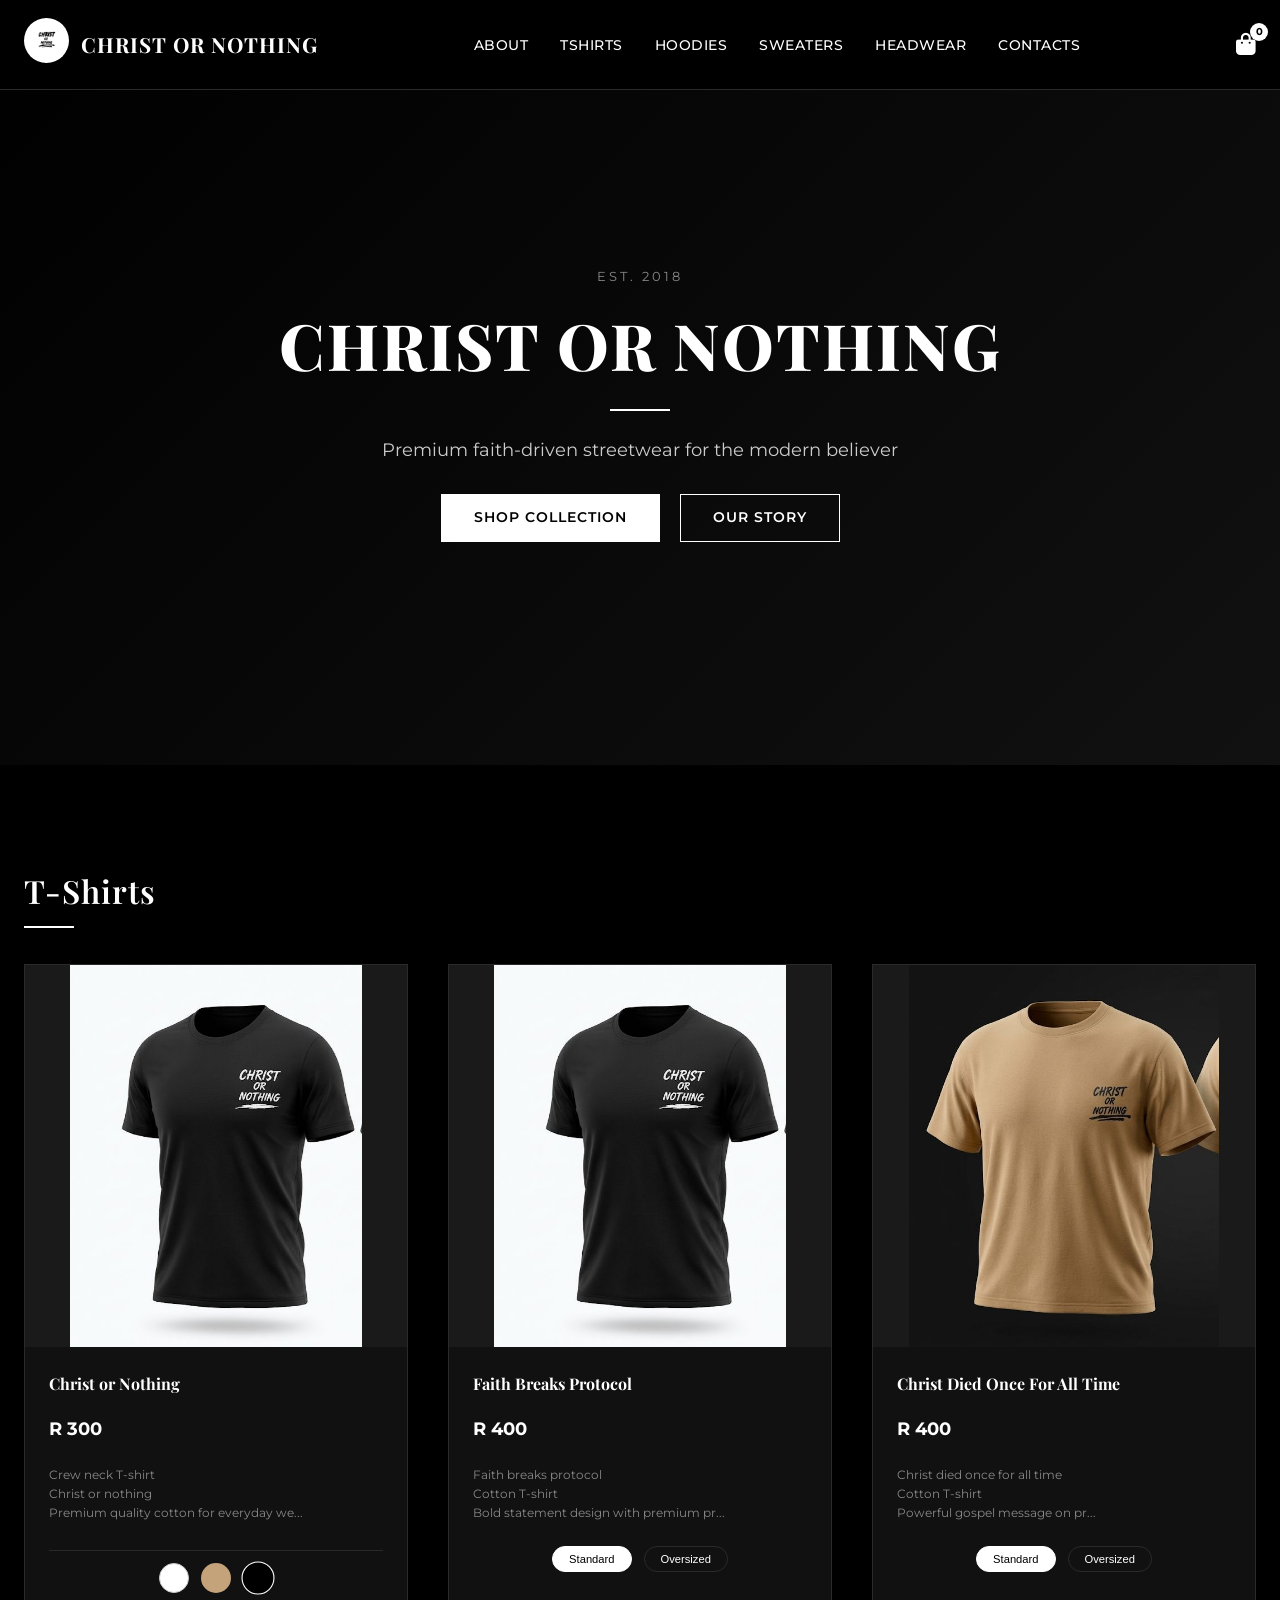
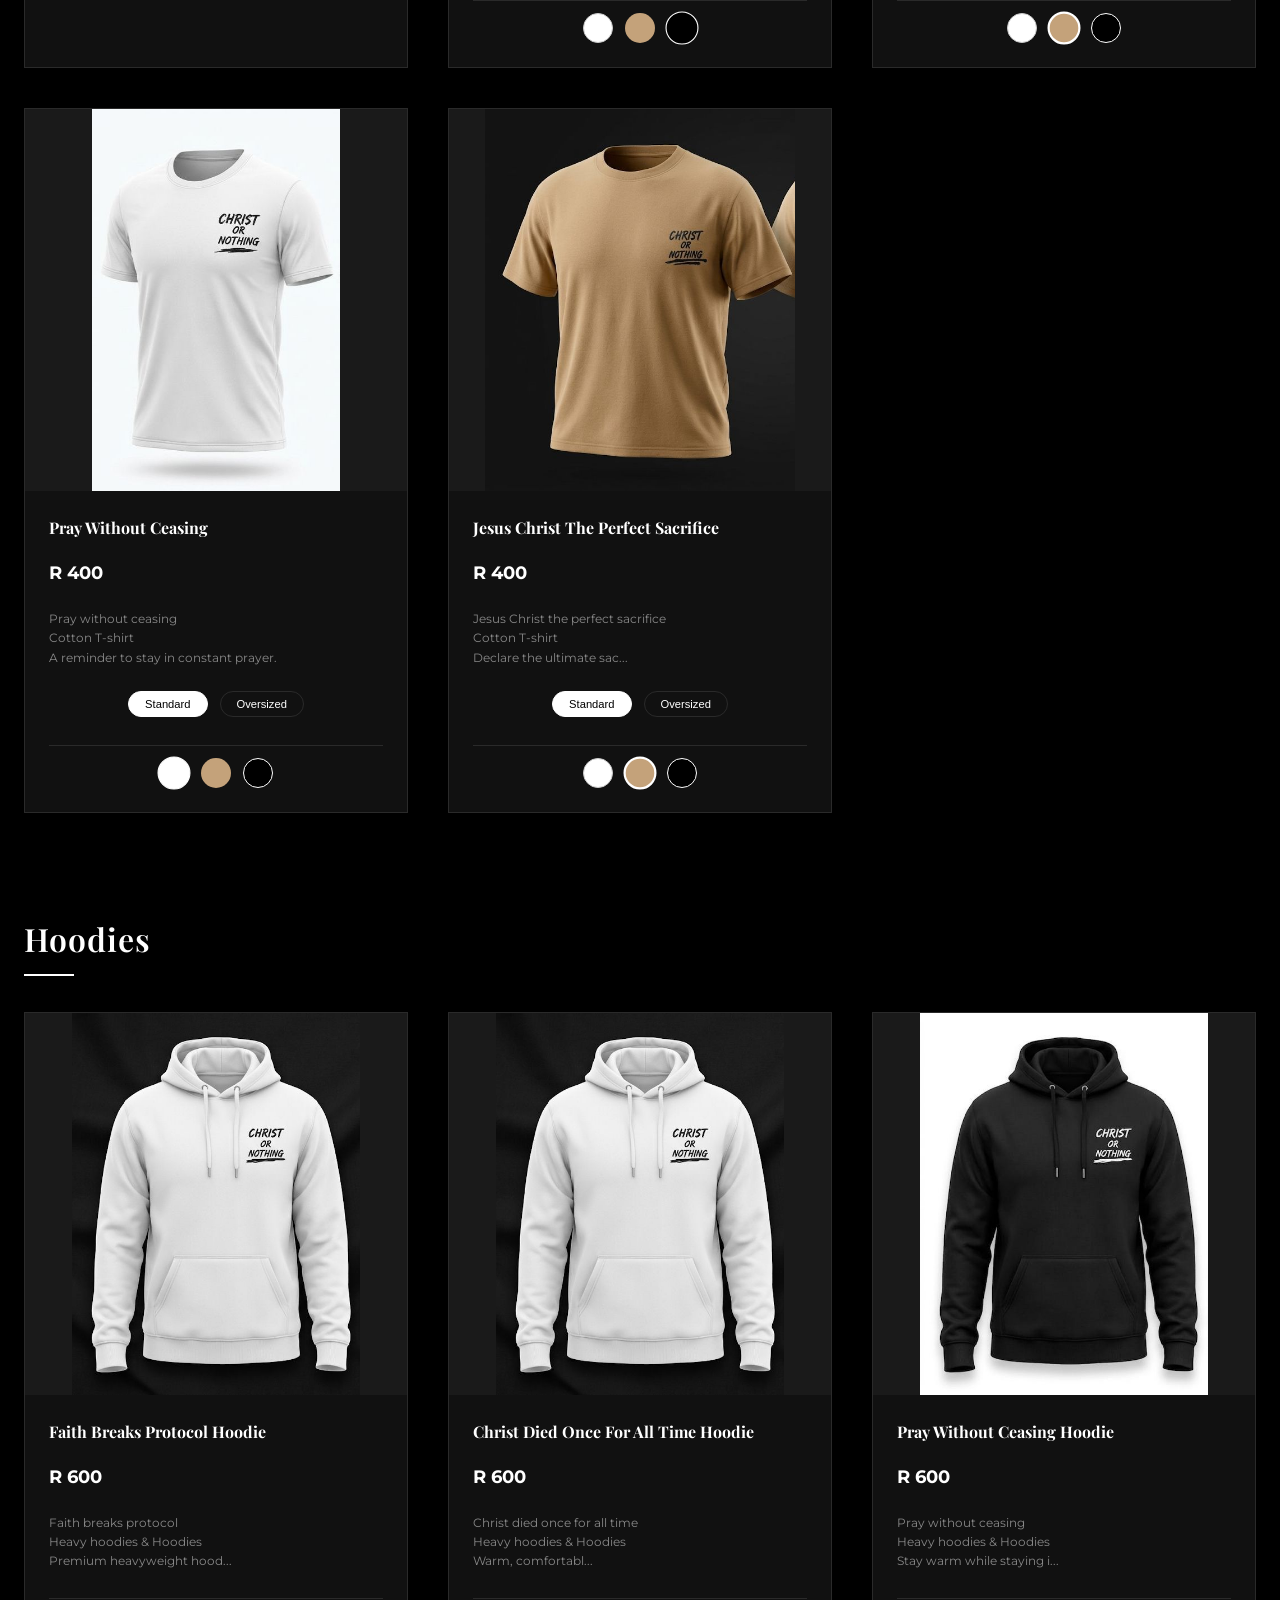
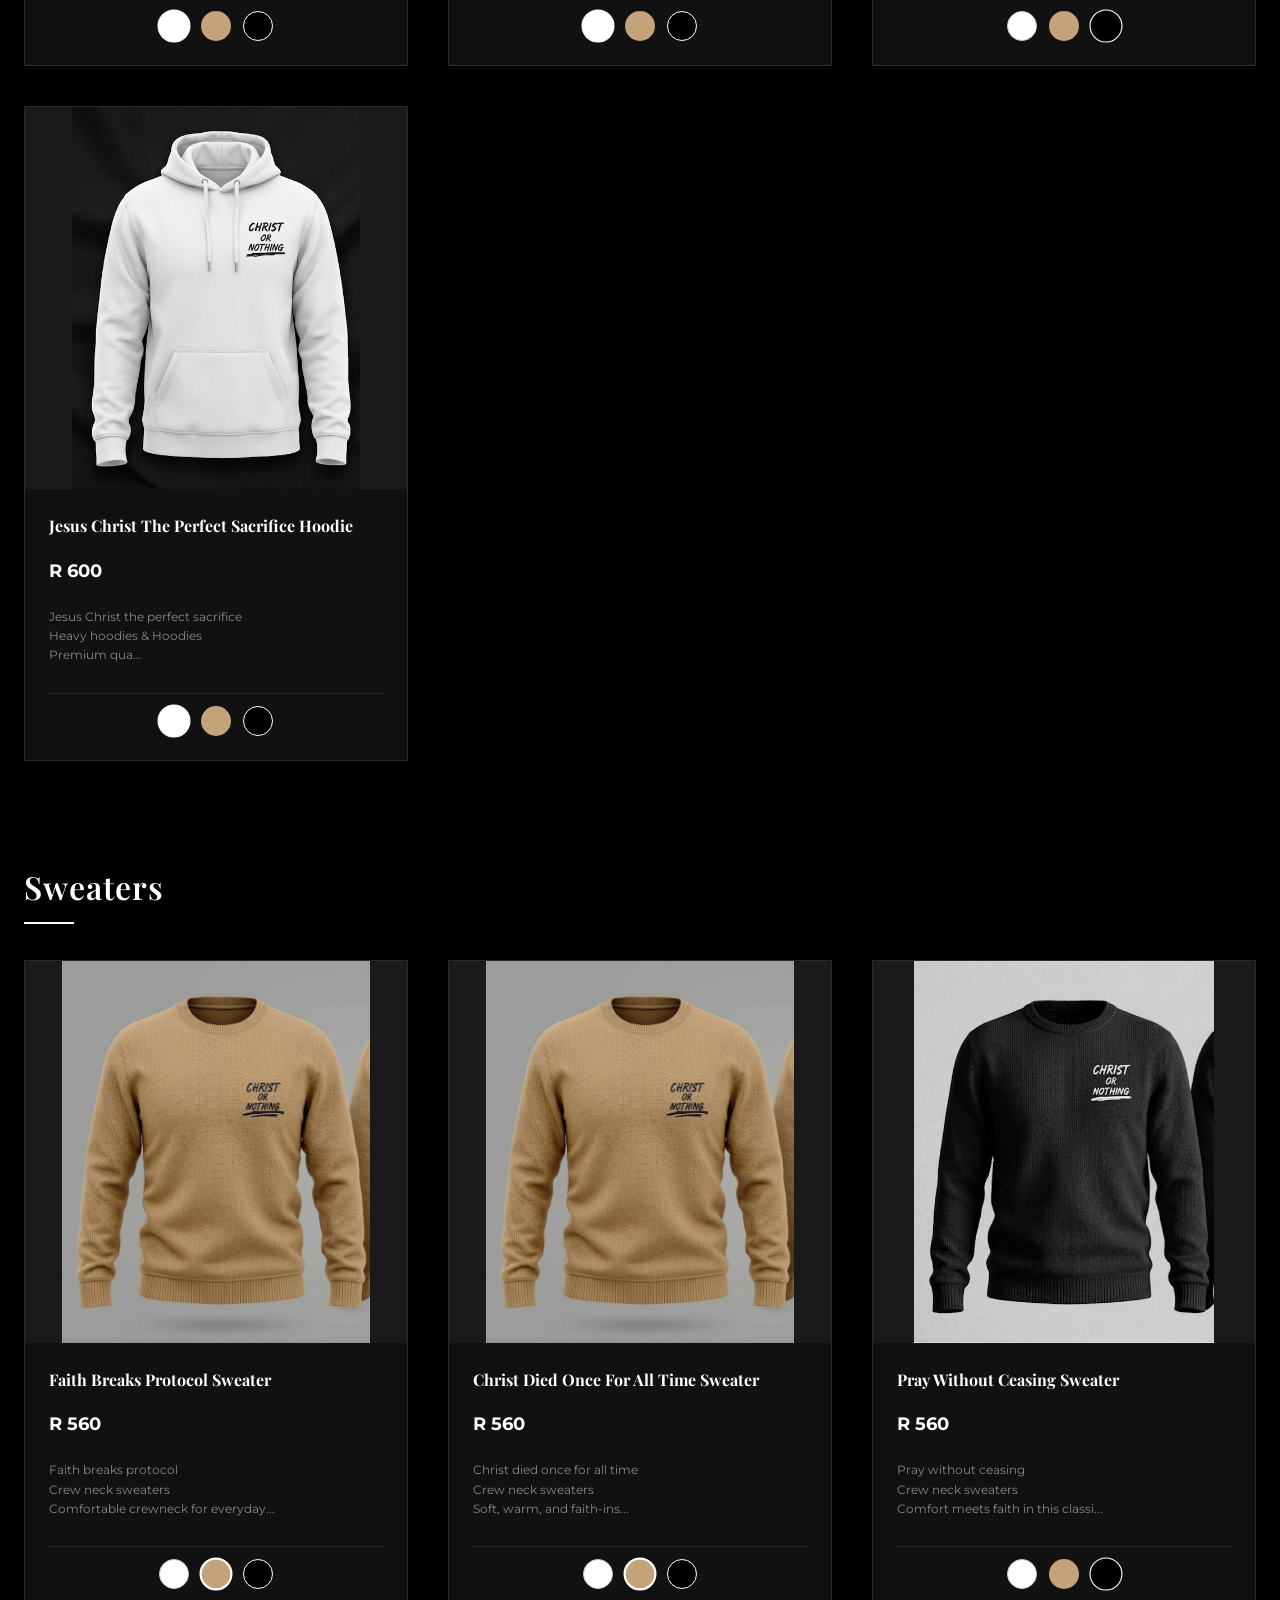
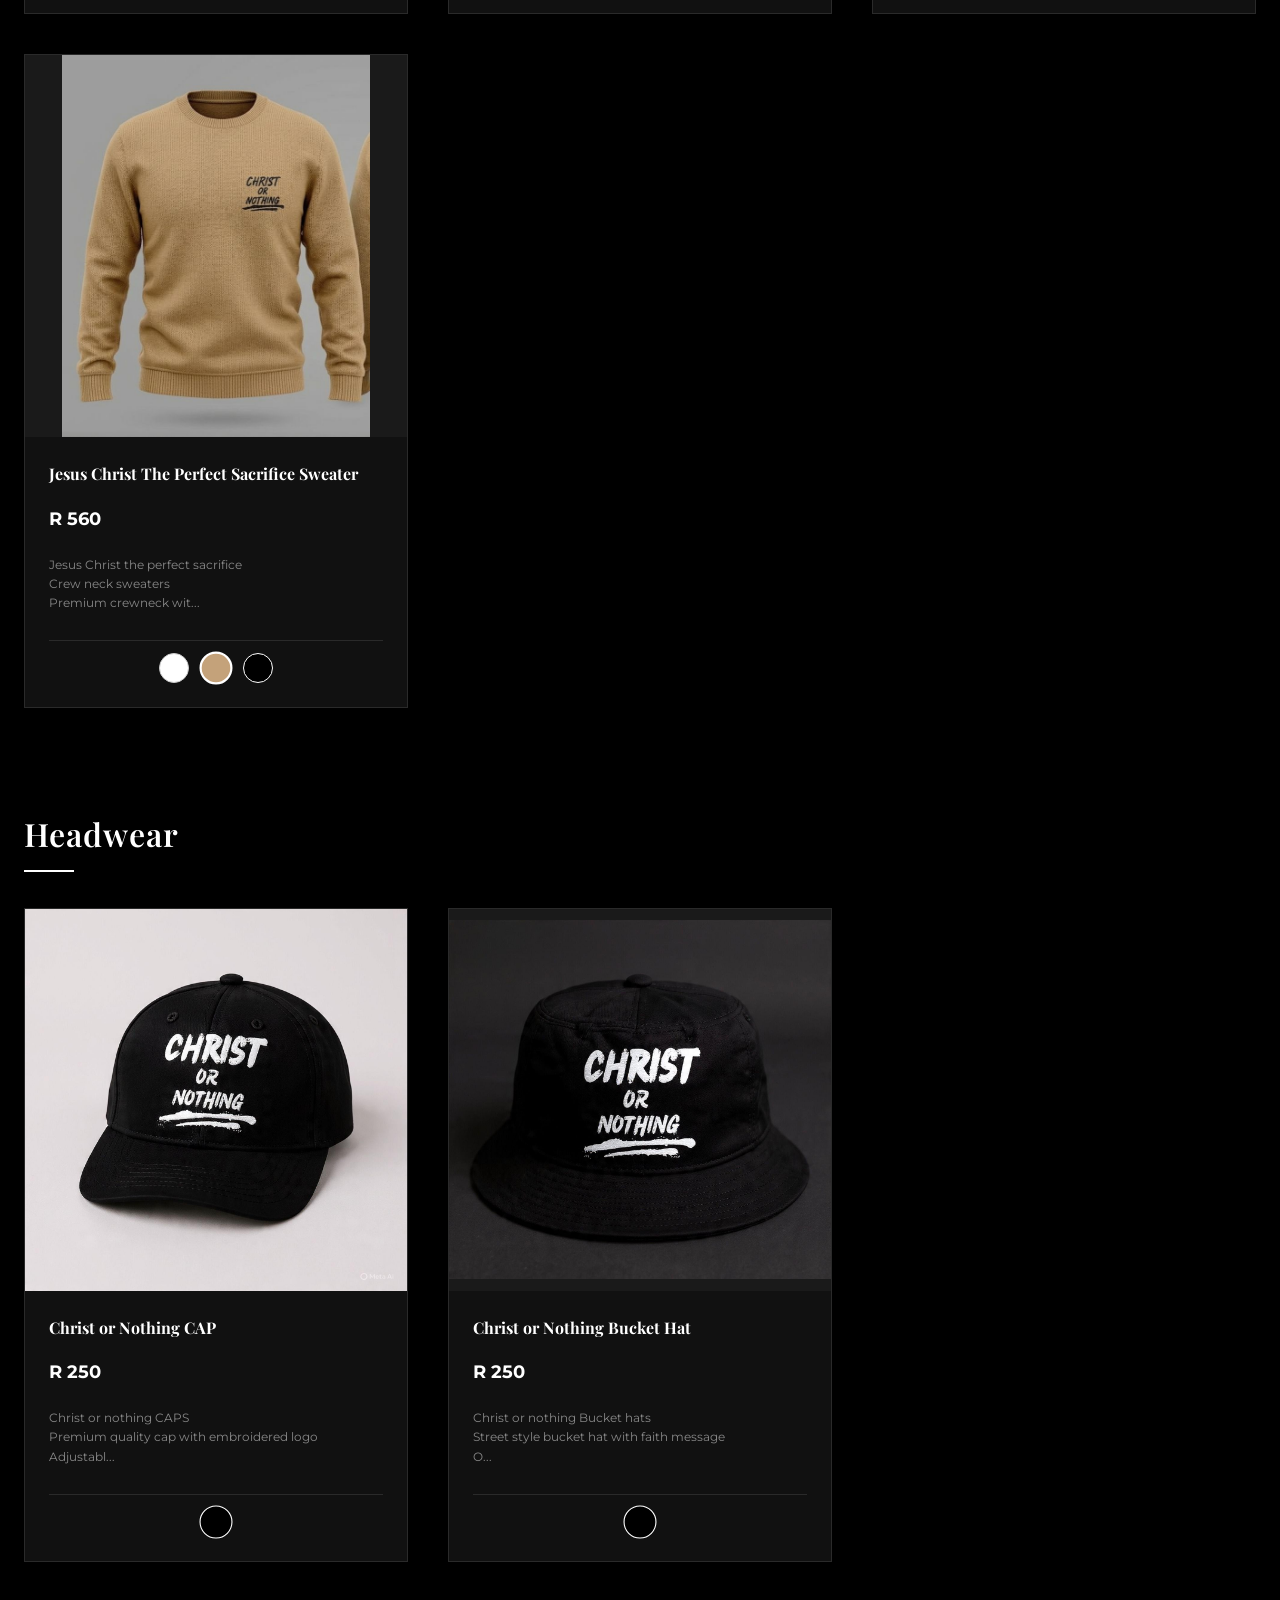
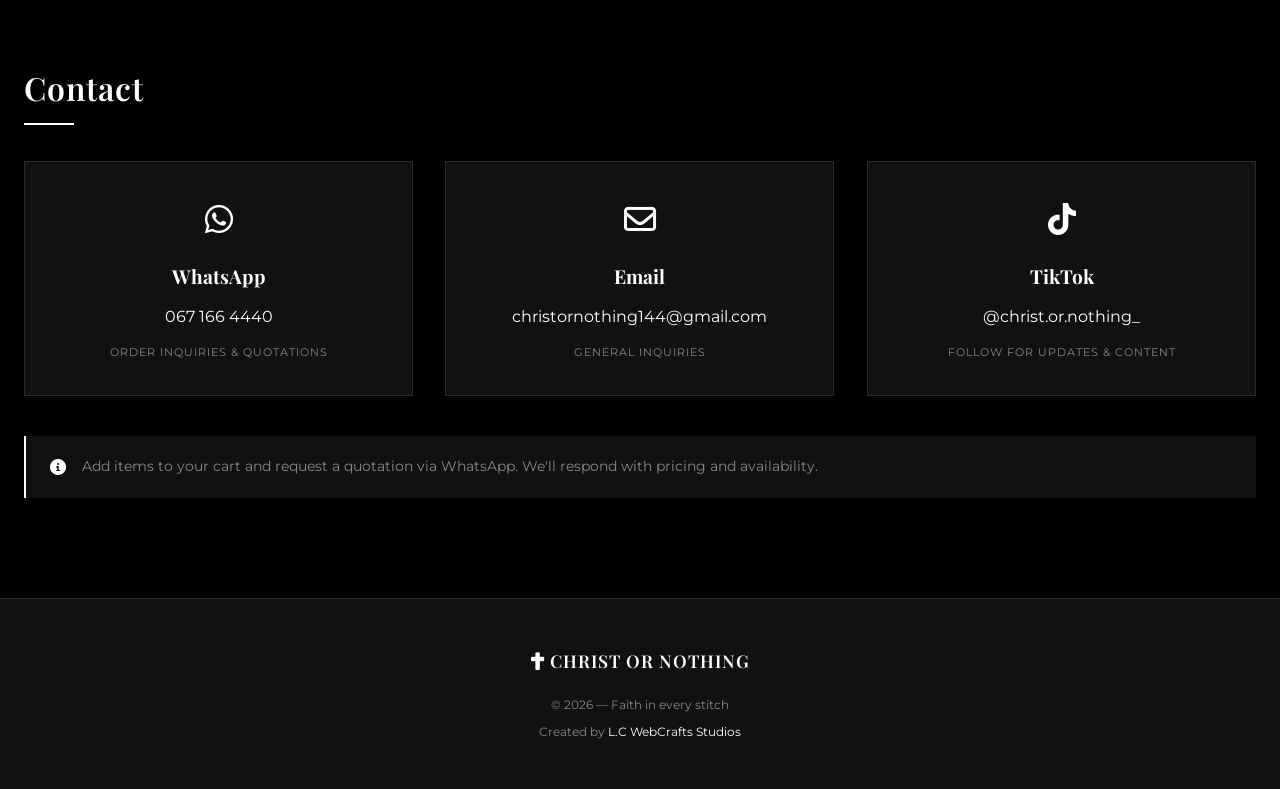
<file: index.html>
<!DOCTYPE html>
<html lang="en">
<head>
    <meta charset="UTF-8">
    <meta name="viewport" content="width=device-width, initial-scale=1.0, user-scalable=yes">
    <title>Christ or Nothing | Premium Faith-Based Apparel</title>
    
    <!-- Favicon - logo.png as website icon -->
    <link rel="icon" type="image/png" sizes="48x48" href="images/logo.png">
    <link rel="apple-touch-icon" href="images/logo.png">
    <link rel="shortcut icon" href="images/logo.png">
    
    <!-- Font Awesome Icons -->
    <link rel="stylesheet" href="https://cdnjs.cloudflare.com/ajax/libs/font-awesome/6.0.0-beta3/css/all.min.css">
    <!-- Google Fonts -->
    <link href="https://fonts.googleapis.com/css2?family=Montserrat:wght@300;400;500;600;700;800&family=Playfair+Display:wght@400;500;600;700;800;900&display=swap" rel="stylesheet">
    <!-- AOS Animation Library -->
    <link href="https://unpkg.com/aos@2.3.1/dist/aos.css" rel="stylesheet">
    <!-- Custom CSS -->
    <link rel="stylesheet" href="css/style.css">
</head>
<body>
    <!-- Header / Navigation -->
    <header id="mainHeader">
        <div class="container">
            <div class="navbar">
                <div class="logo-area">
                    <a href="index.html">
                        <img src="images/logo.png" alt="Christ or Nothing Logo" class="logo-img" id="siteLogo" onerror="this.src='https://placehold.co/200x200/000000/FFFFFF?text=✝️'">
                    </a>
                    <a href="index.html" class="brand-name">CHRIST OR NOTHING</a>
                </div>
                <ul class="nav-menu">
                    <li><a href="#" id="aboutLink" class="about-hyperlink">About</a></li>
                    <li><a href="#tshirts">Tshirts</a></li>
                    <li><a href="#hoodies">Hoodies</a></li>
                    <li><a href="#sweaters">Sweaters</a></li>
                    <li><a href="#headwear">Headwear</a></li>
                    <li><a href="#contacts">Contacts</a></li>
                </ul>
                <div class="cart-icon" id="cartIcon">
                    <i class="fas fa-shopping-bag"></i>
                    <span class="cart-count" id="cartCount">0</span>
                </div>
            </div>
        </div>
    </header>

    <main>
        <!-- Hero Section -->
        <section class="hero">
            <div class="container hero-content">
                <div class="hero-text" data-aos="fade-up" data-aos-duration="1000">
                    <span class="hero-tagline">EST. 2018</span>
                    <h1 class="hero-title">CHRIST OR NOTHING</h1>
                    <div class="hero-divider"></div>
                    <p class="hero-subtitle">Premium faith-driven streetwear for the modern believer</p>
                    <div class="hero-buttons">
                        <a href="#tshirts" class="btn-primary">Shop Collection</a>
                        <a href="#" id="aboutLinkHero" class="btn-secondary">Our Story</a>
                    </div>
                </div>
            </div>
        </section>

        <div class="container">
            <!-- Hidden About Modal -->
            <div id="aboutModal" class="about-modal">
                <div class="about-modal-content">
                    <span class="about-close">&times;</span>
                    <div class="about-modal-body">
                        <h2>Our Story</h2>
                        <div class="about-divider"></div>
                        <p>Christ or Nothing is a faith-driven streetwear brand built on the foundation of truth. We believe fashion is a powerful medium to declare the gospel boldly and unapologetically.</p>
                        <p>Every piece we create is crafted with premium materials and designed to spark conversations about faith. Whether you're in the streets or in the sanctuary, wear your testimony with confidence.</p>
                        <div class="about-quote">
                            <i class="fas fa-cross"></i>
                            <span>"Christ is either Lord of all, or He is not Lord at all."</span>
                        </div>
                        <p><strong>Romans 1:16</strong> — For I am not ashamed of the gospel, for it is the power of God for salvation to everyone who believes.</p>
                    </div>
                </div>
            </div>

            <!-- T-SHIRTS SECTION -->
            <section id="tshirts" class="section">
                <h2 class="section-title" data-aos="fade-right">T-Shirts</h2>
                <div class="products-grid" id="tshirtsGrid"></div>
            </section>

            <!-- HOODIES SECTION -->
            <section id="hoodies" class="section">
                <h2 class="section-title" data-aos="fade-right">Hoodies</h2>
                <div class="products-grid" id="hoodiesGrid"></div>
            </section>

            <!-- SWEATERS SECTION -->
            <section id="sweaters" class="section">
                <h2 class="section-title" data-aos="fade-right">Sweaters</h2>
                <div class="products-grid" id="sweatersGrid"></div>
            </section>

            <!-- HEADWEAR SECTION -->
            <section id="headwear" class="section">
                <h2 class="section-title" data-aos="fade-right">Headwear</h2>
                <div class="products-grid" id="headwearGrid"></div>
            </section>

            <!-- CONTACTS SECTION -->
            <section id="contacts" class="section">
                <h2 class="section-title" data-aos="fade-right">Contact</h2>
                <div class="contact-grid">
                    <div class="contact-card" data-aos="flip-left" data-aos-duration="600">
                        <div class="contact-icon">
                            <i class="fab fa-whatsapp"></i>
                        </div>
                        <h3>WhatsApp</h3>
                        <p>067 166 4440</p>
                        <span class="contact-note">Order inquiries & quotations</span>
                    </div>
                    <div class="contact-card" data-aos="flip-right" data-aos-duration="600">
                        <div class="contact-icon">
                            <i class="far fa-envelope"></i>
                        </div>
                        <h3>Email</h3>
                        <p>christornothing144@gmail.com</p>
                        <span class="contact-note">General inquiries</span>
                    </div>
                </div>
                <div class="contact-message" data-aos="fade-up">
                    <i class="fas fa-info-circle"></i>
                    <p>Add items to your cart and request a quotation via WhatsApp. We'll respond with pricing and availability.</p>
                </div>
            </section>
        </div>
    </main>

    <!-- Footer -->
    <footer>
        <div class="container">
            <div class="footer-content">
                <div class="footer-logo">
                    <i class="fas fa-cross"></i>
                    <span>CHRIST OR NOTHING</span>
                </div>
                <p>© 2026 — Faith in every stitch</p>
                <p>Created by <a href="https://chitsurolazarus-alt.github.io/L.C-WebCrafts-Studios/" target="_blank">L.C WebCrafts Studios</a></p>
            </div>
        </div>
    </footer>

    <!-- Cart Modal -->
    <div id="cartModal" class="cart-modal">
        <div class="cart-content">
            <div class="cart-header">
                <h3><i class="fas fa-shopping-bag"></i> Your Cart</h3>
                <button id="closeCartBtn" class="close-modal">&times;</button>
            </div>
            <div id="cartItemsList" class="cart-items">
                <div class="empty-cart">Your cart is empty</div>
            </div>
            <div class="cart-footer">
                <div class="cart-total" id="cartTotalPrice">Total Items: 0</div>
                <div class="cart-total-amount" id="cartTotalAmount">Total: R 0</div>
                <button id="whatsappOrderBtn" class="whatsapp-btn">
                    <i class="fab fa-whatsapp"></i> Checkout via WhatsApp
                </button>
                <button id="clearCartBtn" class="clear-cart-btn">Clear Cart</button>
            </div>
        </div>
    </div>

    <script src="https://unpkg.com/aos@2.3.1/dist/aos.js"></script>
    <script src="js/script.js"></script>
</body>
</html>
</file>
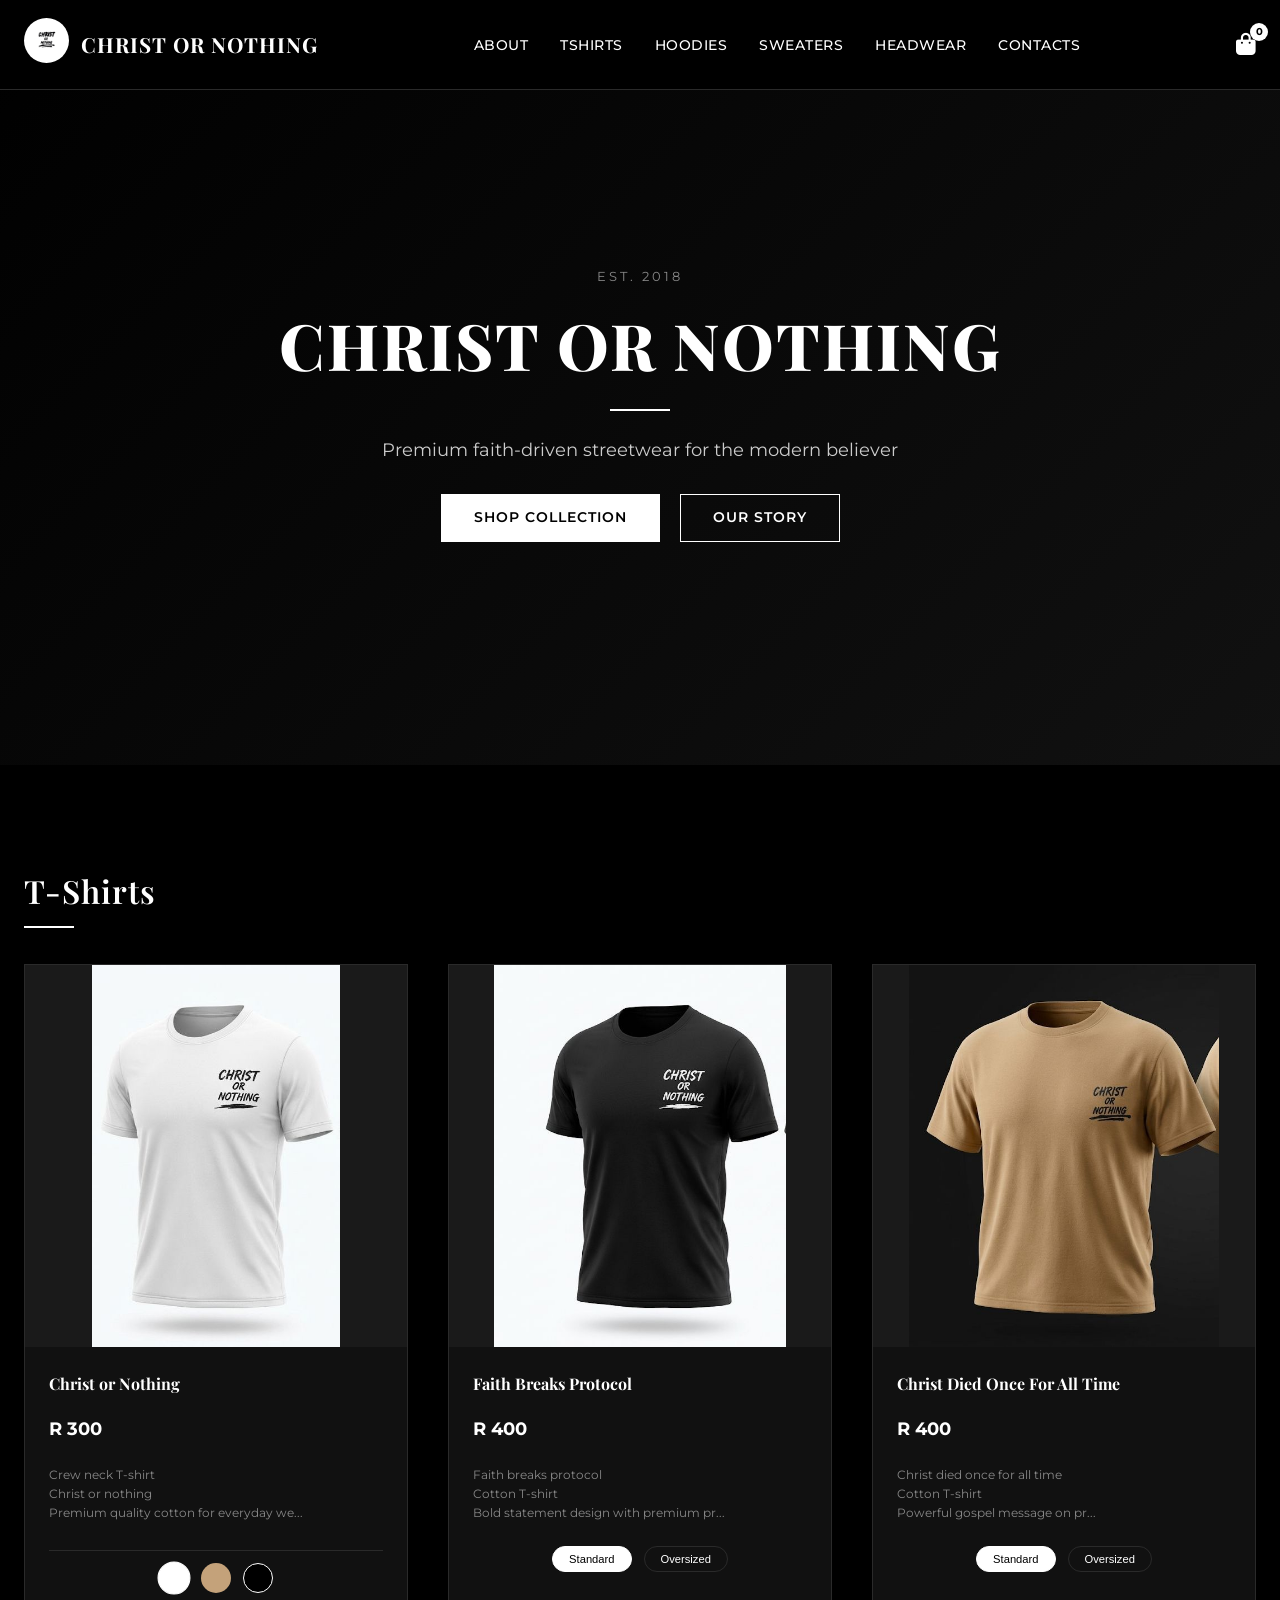
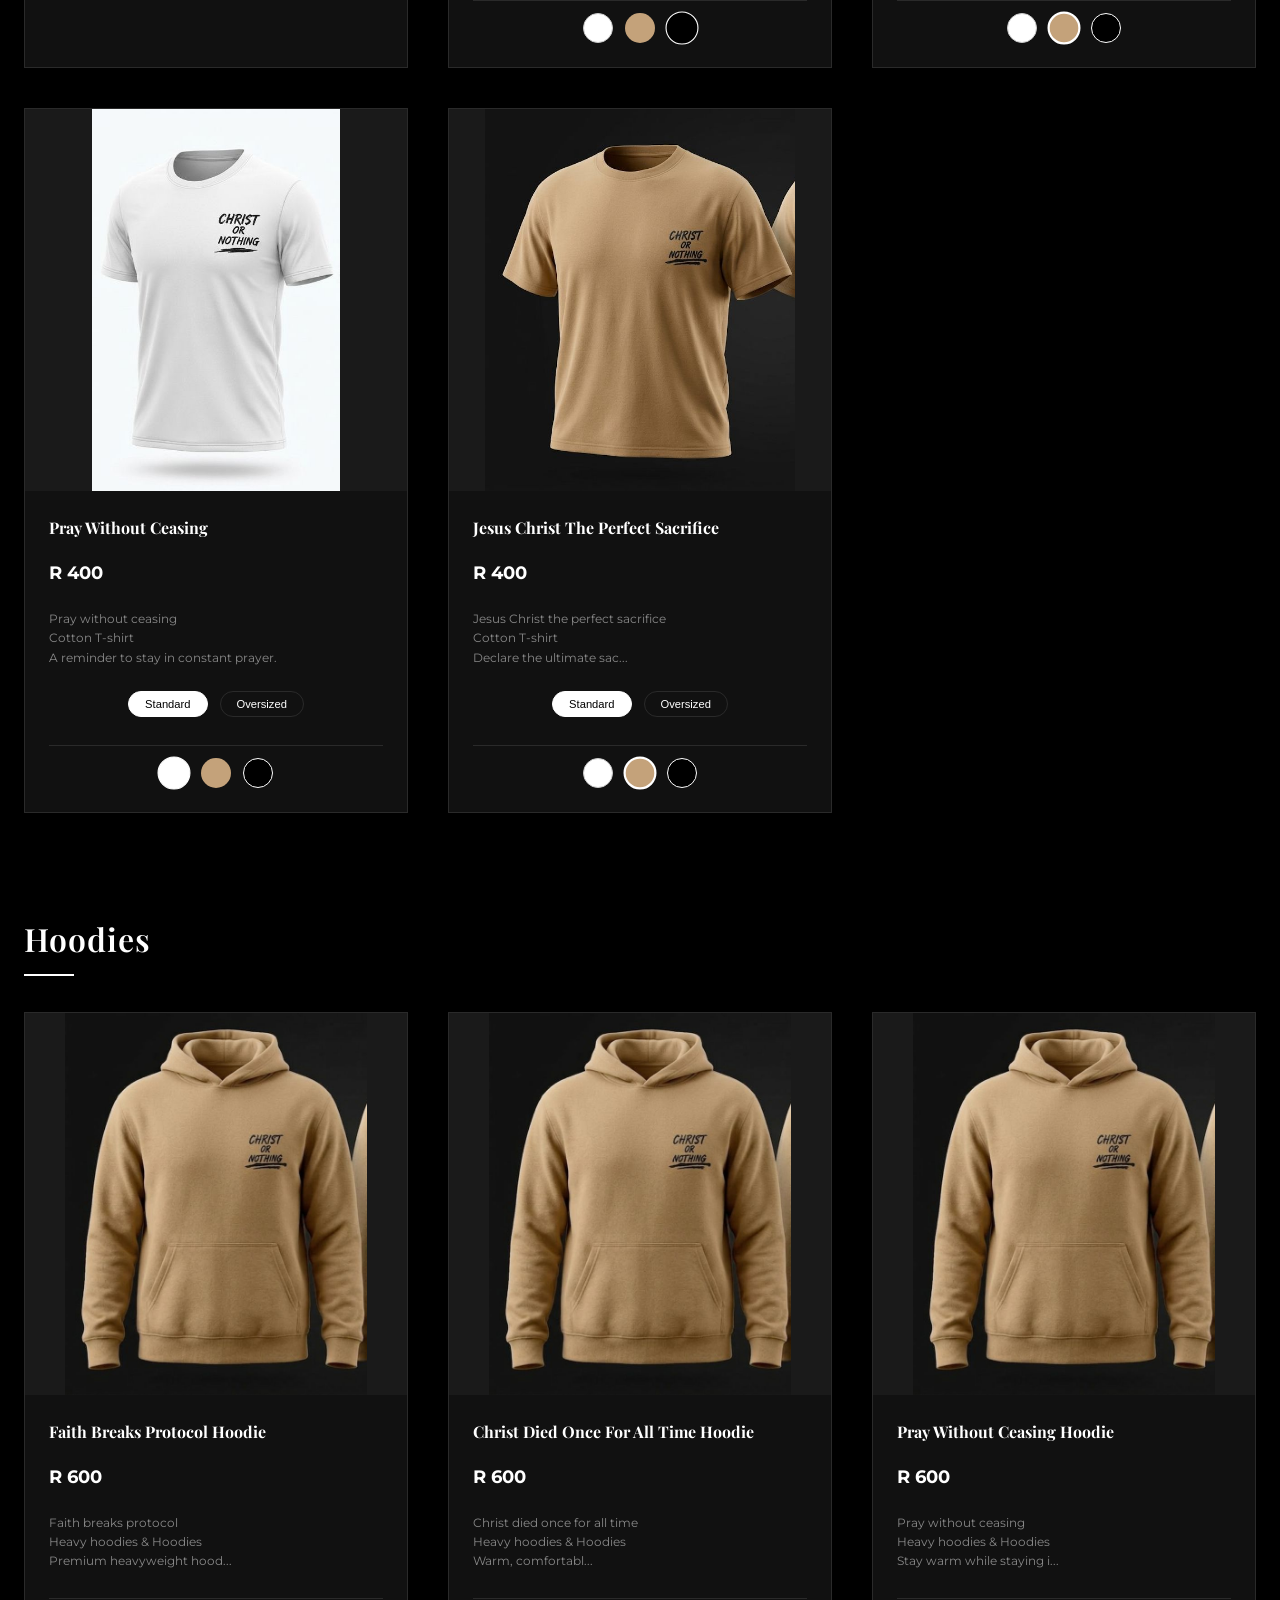
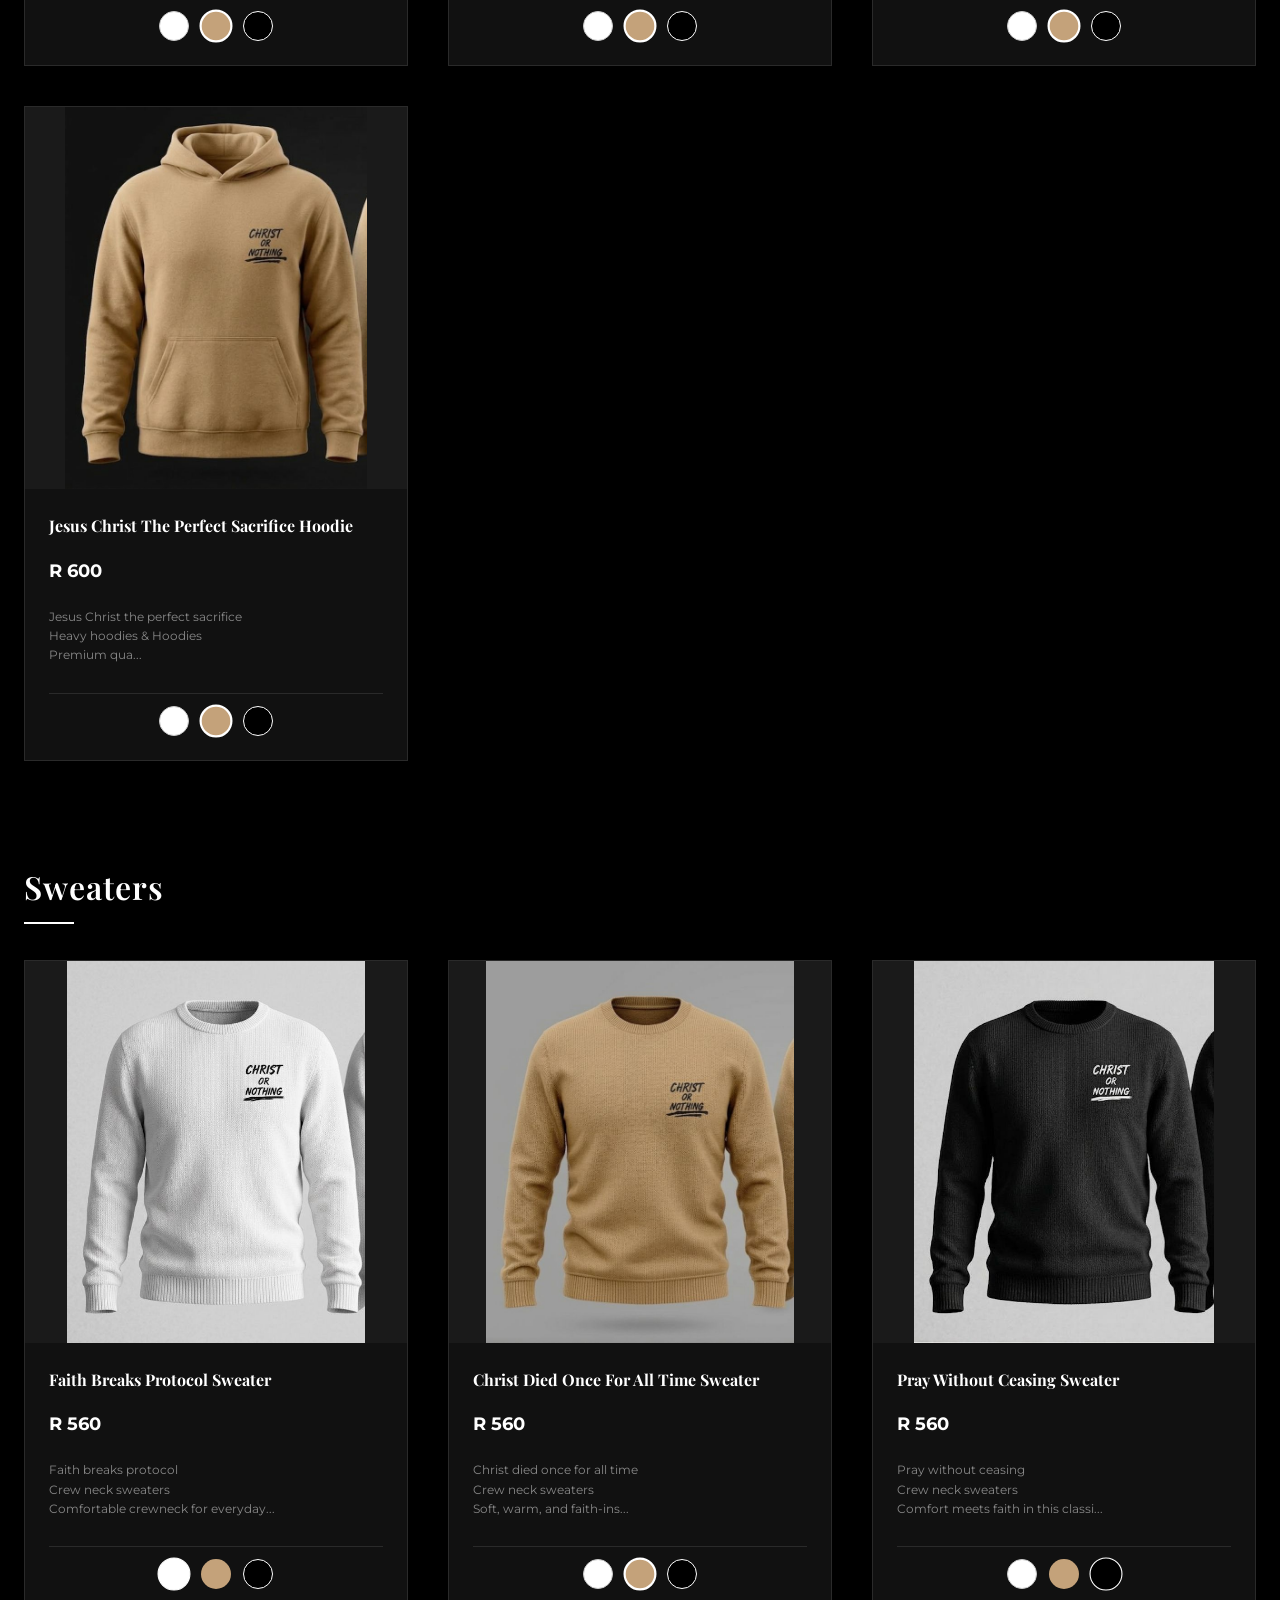
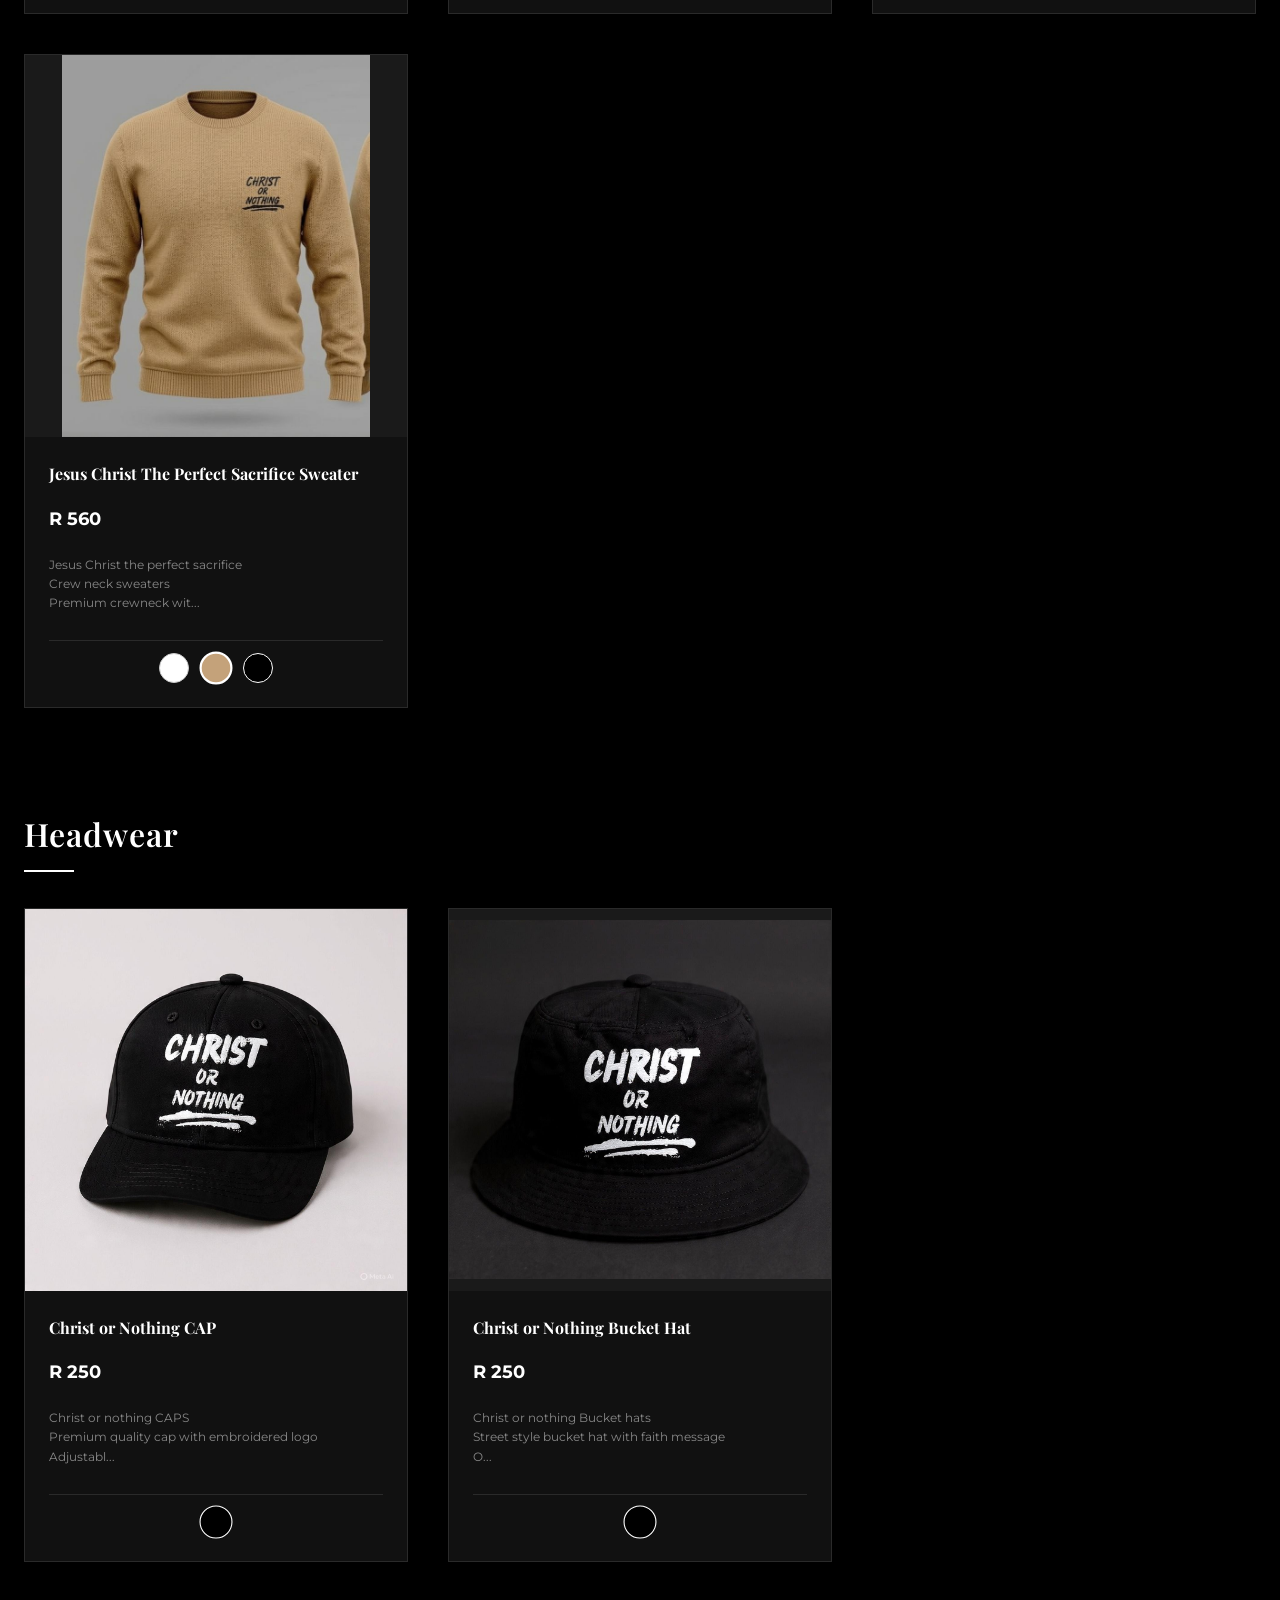
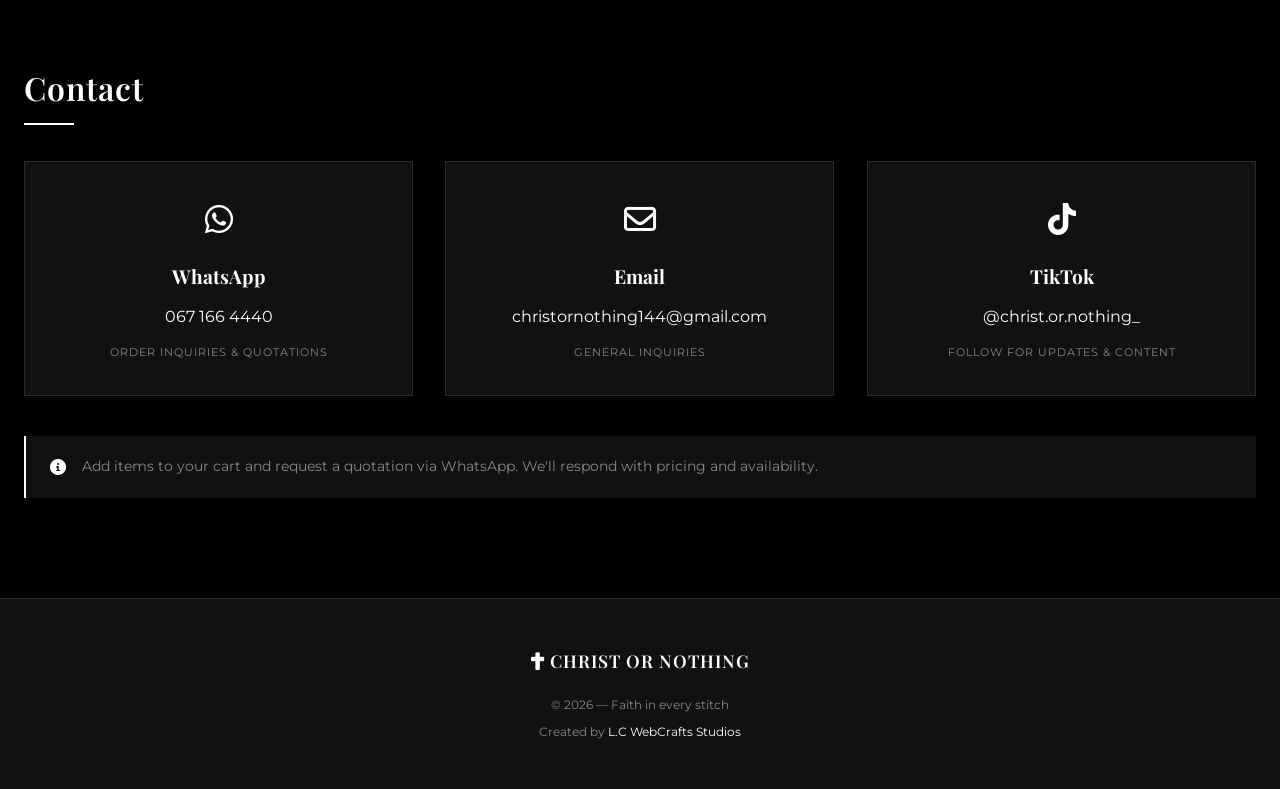
<file: product.html>
<!DOCTYPE html>
<html lang="en">
<head>
    <meta charset="UTF-8">
    <meta name="viewport" content="width=device-width, initial-scale=1.0, user-scalable=yes">
    <title>Product Detail | Christ or Nothing</title>
    
    <!-- Favicon - logo.png as website icon -->
    <link rel="icon" type="image/png" sizes="32x32" href="images/logo.png">
    <link rel="apple-touch-icon" href="images/logo.png">
    <link rel="shortcut icon" href="images/logo.png">
    
    <!-- Font Awesome Icons -->
    <link rel="stylesheet" href="https://cdnjs.cloudflare.com/ajax/libs/font-awesome/6.0.0-beta3/css/all.min.css">
    <!-- Google Fonts -->
    <link href="https://fonts.googleapis.com/css2?family=Montserrat:wght@300;400;500;600;700;800&family=Playfair+Display:wght@400;500;600;700;800;900&display=swap" rel="stylesheet">
    <!-- AOS Animation Library -->
    <link href="https://unpkg.com/aos@2.3.1/dist/aos.css" rel="stylesheet">
    <!-- Custom CSS -->
    <link rel="stylesheet" href="css/style.css">
</head>
<body>
    <!-- Header / Navigation -->
    <header id="mainHeader">
        <div class="container">
            <div class="navbar">
                <div class="logo-area">
                    <a href="index.html">
                        <img src="images/logo.png" alt="Christ or Nothing Logo" class="logo-img" onerror="this.src='https://placehold.co/200x200/000000/FFFFFF?text=✝️'">
                    </a>
                    <a href="index.html" class="brand-name">CHRIST OR NOTHING</a>
                </div>
                <ul class="nav-menu">
                    <li><a href="index.html#tshirts">Tshirts</a></li>
                    <li><a href="index.html#hoodies">Hoodies</a></li>
                    <li><a href="index.html#sweaters">Sweaters</a></li>
                    <li><a href="index.html#headwear">Headwear</a></li>
                    <li><a href="index.html#contacts">Contact</a></li>
                </ul>
                <div class="cart-icon" id="cartIcon">
                    <i class="fas fa-shopping-bag"></i>
                    <span class="cart-count" id="cartCount">0</span>
                </div>
            </div>
        </div>
    </header>

    <main class="container">
        <!-- Product Detail Section -->
        <div class="product-detail" id="productDetail" data-aos="fade-up" data-aos-duration="800"></div>

        <!-- Recommendations Section -->
        <section class="recommendations-section">
            <h2 class="section-title" data-aos="fade-right">You May Also Like</h2>
            <div class="recommendations-grid" id="recommendationsGrid" data-aos="fade-up" data-aos-delay="200"></div>
        </section>
    </main>

    <!-- Footer -->
    <footer>
        <div class="container">
            <div class="footer-content">
                <div class="footer-logo">
                    <i class="fas fa-cross"></i>
                    <span>CHRIST OR NOTHING</span>
                </div>
                <p>© 2026 — Faith in every stitch</p>
                <p>Created by <a href="https://chitsurolazarus-alt.github.io/L.C-WebCrafts-Studios/" target="_blank">L.C WebCrafts Studios</a></p>
            </div>
        </div>
    </footer>

    <!-- Cart Modal -->
    <div id="cartModal" class="cart-modal">
        <div class="cart-content">
            <div class="cart-header">
                <h3><i class="fas fa-shopping-bag"></i> Your Cart</h3>
                <button id="closeCartBtn" class="close-modal">&times;</button>
            </div>
            <div id="cartItemsList" class="cart-items">
                <div class="empty-cart">Your cart is empty</div>
            </div>
            <div class="cart-footer">
                <div class="cart-total" id="cartTotalPrice">Total Items: 0</div>
                <div class="cart-total-amount" id="cartTotalAmount">Total: R 0</div>
                <button id="whatsappOrderBtn" class="whatsapp-btn">
                    <i class="fab fa-whatsapp"></i> Checkout via WhatsApp
                </button>
                <button id="clearCartBtn" class="clear-cart-btn">Clear Cart</button>
            </div>
        </div>
    </div>

    <script src="https://unpkg.com/aos@2.3.1/dist/aos.js"></script>
    <script src="js/script.js"></script>
</body>
</html>
</file>
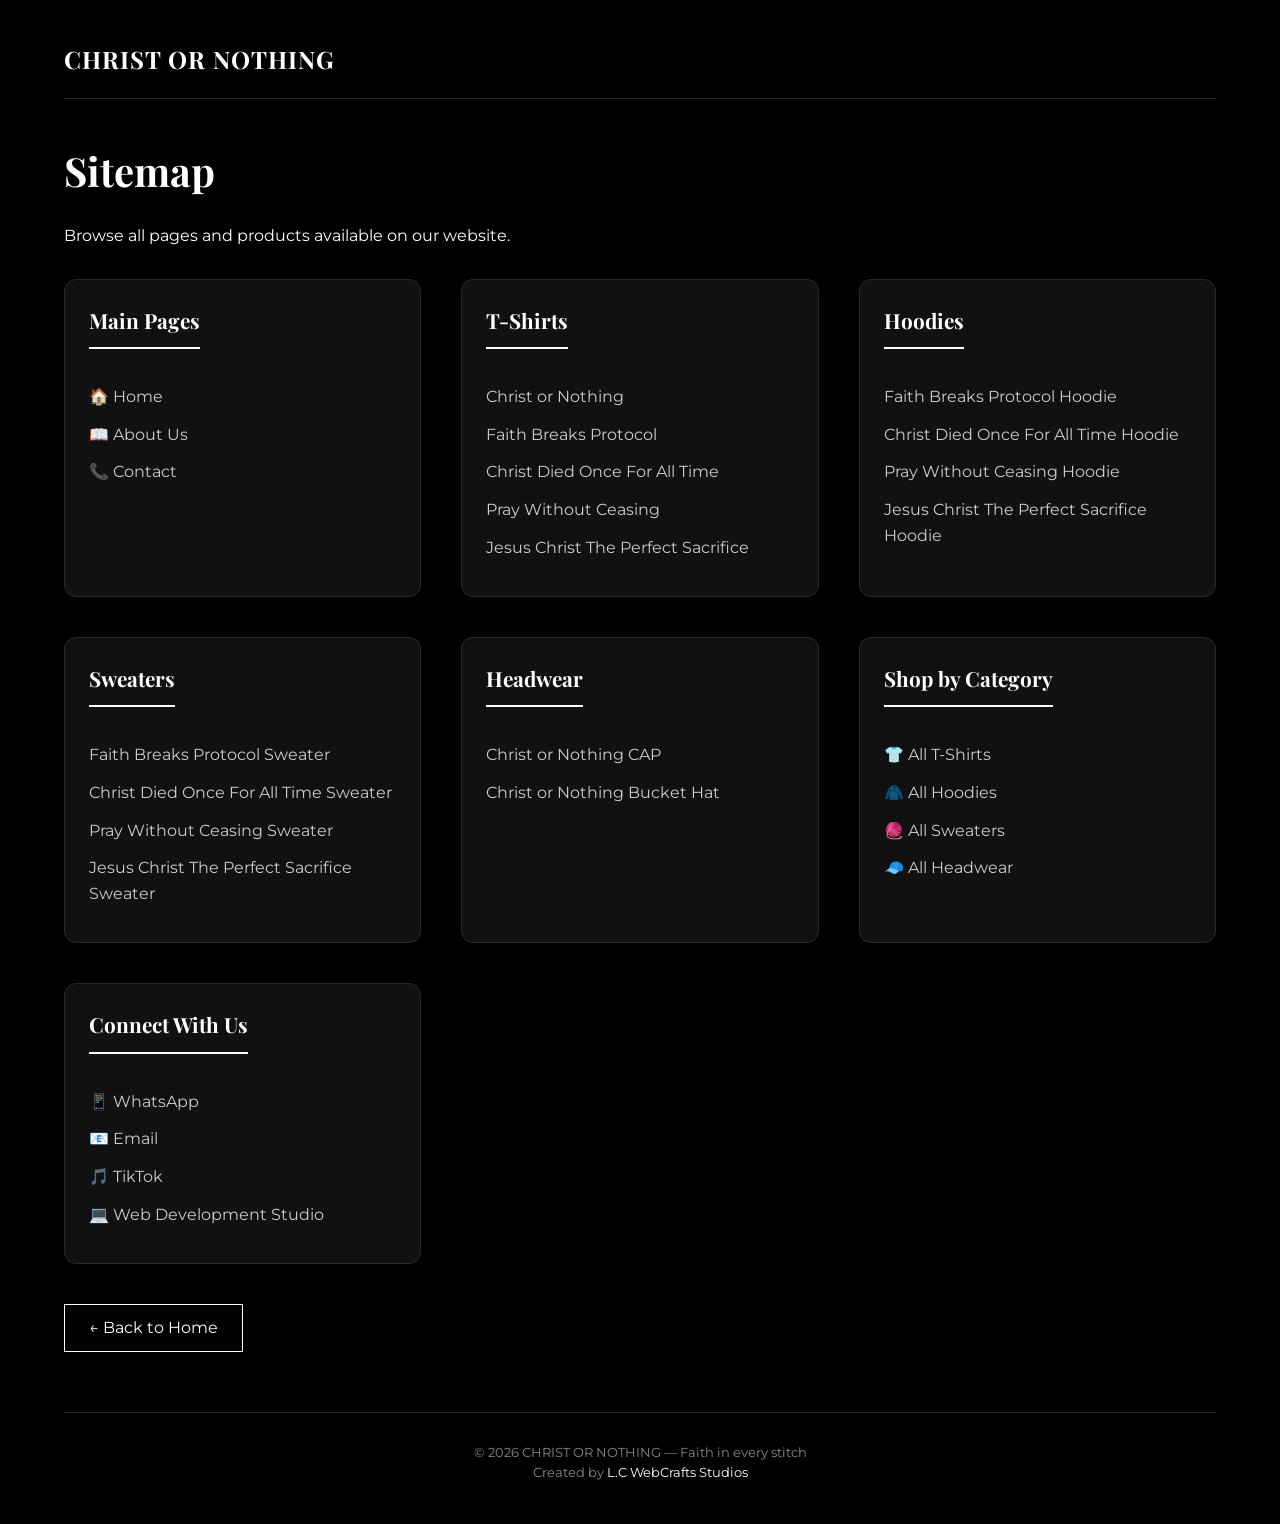
<file: sitemap.html>
<!DOCTYPE html>
<html lang="en">
<head>
    <meta charset="UTF-8">
    <meta name="viewport" content="width=device-width, initial-scale=1.0">
    <title>Sitemap | Christ or Nothing</title>
    <link href="https://fonts.googleapis.com/css2?family=Montserrat:wght@300;400;500;600;700;800&family=Playfair+Display:wght@400;500;600;700;800;900&display=swap" rel="stylesheet">
    <style>
        * {
            margin: 0;
            padding: 0;
            box-sizing: border-box;
        }
        
        body {
            font-family: 'Montserrat', sans-serif;
            background-color: #000000;
            color: #FFFFFF;
            line-height: 1.6;
        }
        
        .container {
            max-width: 1200px;
            margin: 0 auto;
            padding: 40px 24px;
        }
        
        header {
            border-bottom: 1px solid #2A2A2A;
            padding-bottom: 20px;
            margin-bottom: 40px;
        }
        
        .logo {
            font-family: 'Playfair Display', serif;
            font-size: 1.5rem;
            font-weight: 700;
            letter-spacing: 1px;
            text-decoration: none;
            color: #FFFFFF;
        }
        
        h1 {
            font-family: 'Playfair Display', serif;
            font-size: 2.5rem;
            margin-bottom: 20px;
        }
        
        .sitemap-grid {
            display: grid;
            grid-template-columns: repeat(auto-fit, minmax(300px, 1fr));
            gap: 40px;
            margin-top: 30px;
        }
        
        .sitemap-section {
            background: #111111;
            border: 1px solid #2A2A2A;
            padding: 24px;
            border-radius: 12px;
        }
        
        .sitemap-section h2 {
            font-family: 'Playfair Display', serif;
            font-size: 1.3rem;
            margin-bottom: 20px;
            padding-bottom: 10px;
            border-bottom: 2px solid #FFFFFF;
            display: inline-block;
        }
        
        .sitemap-section ul {
            list-style: none;
            margin-top: 15px;
        }
        
        .sitemap-section li {
            margin-bottom: 12px;
        }
        
        .sitemap-section a {
            color: #CCCCCC;
            text-decoration: none;
            transition: color 0.3s ease;
        }
        
        .sitemap-section a:hover {
            color: #FFFFFF;
            text-decoration: underline;
        }
        
        .back-link {
            display: inline-block;
            margin-top: 40px;
            color: #FFFFFF;
            text-decoration: none;
            border: 1px solid #FFFFFF;
            padding: 10px 24px;
            transition: all 0.3s ease;
        }
        
        .back-link:hover {
            background: #FFFFFF;
            color: #000000;
        }
        
        footer {
            margin-top: 60px;
            padding-top: 30px;
            border-top: 1px solid #2A2A2A;
            text-align: center;
            font-size: 0.8rem;
            color: #888888;
        }
        
        footer a {
            color: #FFFFFF;
            text-decoration: none;
        }
        
        footer a:hover {
            text-decoration: underline;
        }
        
        @media (max-width: 768px) {
            .sitemap-grid {
                grid-template-columns: 1fr;
                gap: 24px;
            }
            
            h1 {
                font-size: 1.8rem;
            }
        }
    </style>
</head>
<body>
    <div class="container">
        <header>
            <a href="index.html" class="logo">CHRIST OR NOTHING</a>
        </header>
        
        <h1>Sitemap</h1>
        <p>Browse all pages and products available on our website.</p>
        
        <div class="sitemap-grid">
            <!-- Main Pages -->
            <div class="sitemap-section">
                <h2>Main Pages</h2>
                <ul>
                    <li><a href="index.html">🏠 Home</a></li>
                    <li><a href="index.html#about">📖 About Us</a></li>
                    <li><a href="index.html#contacts">📞 Contact</a></li>
                </ul>
            </div>
            
            <!-- T-Shirts -->
            <div class="sitemap-section">
                <h2>T-Shirts</h2>
                <ul>
                    <li><a href="product.html?id=tshirt1">Christ or Nothing</a></li>
                    <li><a href="product.html?id=tshirt2">Faith Breaks Protocol</a></li>
                    <li><a href="product.html?id=tshirt3">Christ Died Once For All Time</a></li>
                    <li><a href="product.html?id=tshirt4">Pray Without Ceasing</a></li>
                    <li><a href="product.html?id=tshirt5">Jesus Christ The Perfect Sacrifice</a></li>
                </ul>
            </div>
            
            <!-- Hoodies -->
            <div class="sitemap-section">
                <h2>Hoodies</h2>
                <ul>
                    <li><a href="product.html?id=hoodie1">Faith Breaks Protocol Hoodie</a></li>
                    <li><a href="product.html?id=hoodie2">Christ Died Once For All Time Hoodie</a></li>
                    <li><a href="product.html?id=hoodie3">Pray Without Ceasing Hoodie</a></li>
                    <li><a href="product.html?id=hoodie4">Jesus Christ The Perfect Sacrifice Hoodie</a></li>
                </ul>
            </div>
            
            <!-- Sweaters -->
            <div class="sitemap-section">
                <h2>Sweaters</h2>
                <ul>
                    <li><a href="product.html?id=sweater1">Faith Breaks Protocol Sweater</a></li>
                    <li><a href="product.html?id=sweater2">Christ Died Once For All Time Sweater</a></li>
                    <li><a href="product.html?id=sweater3">Pray Without Ceasing Sweater</a></li>
                    <li><a href="product.html?id=sweater4">Jesus Christ The Perfect Sacrifice Sweater</a></li>
                </ul>
            </div>
            
            <!-- Headwear -->
            <div class="sitemap-section">
                <h2>Headwear</h2>
                <ul>
                    <li><a href="product.html?id=cap">Christ or Nothing CAP</a></li>
                    <li><a href="product.html?id=bucket">Christ or Nothing Bucket Hat</a></li>
                </ul>
            </div>
            
            <!-- Shop by Category -->
            <div class="sitemap-section">
                <h2>Shop by Category</h2>
                <ul>
                    <li><a href="index.html#tshirts">👕 All T-Shirts</a></li>
                    <li><a href="index.html#hoodies">🧥 All Hoodies</a></li>
                    <li><a href="index.html#sweaters">🧶 All Sweaters</a></li>
                    <li><a href="index.html#headwear">🧢 All Headwear</a></li>
                </ul>
            </div>
            
            <!-- External Links -->
            <div class="sitemap-section">
                <h2>Connect With Us</h2>
                <ul>
                    <li><a href="https://wa.me/27671664440" target="_blank">📱 WhatsApp</a></li>
                    <li><a href="mailto:christornothing144@gmail.com">📧 Email</a></li>
                    <li><a href="https://www.tiktok.com/@christ.or.nothing_" target="_blank">🎵 TikTok</a></li>
                    <li><a href="https://chitsurolazarus-alt.github.io/L.C-WebCrafts-Studios/" target="_blank">💻 Web Development Studio</a></li>
                </ul>
            </div>
        </div>
        
        <a href="index.html" class="back-link">← Back to Home</a>
        
        <footer>
            <p>© 2026 CHRIST OR NOTHING — Faith in every stitch</p>
            <p>Created by <a href="https://chitsurolazarus-alt.github.io/L.C-WebCrafts-Studios/" target="_blank">L.C WebCrafts Studios</a></p>
        </footer>
    </div>
</body>
</html>
</file>
<file: css/style.css>
/* ============================================
   CHRIST OR NOTHING - PROFESSIONAL BLACK THEME
   Scroll-Away Header & Clean Design
   MOBILE: 2 PRODUCTS SIDE BY SIDE (LEFT & RIGHT)
   CART ICON ALIGNED IN RIBBON WITH NAVIGATION
   FIXED CAROUSEL - ONLY ONE IMAGE VISIBLE AT A TIME
============================================ */

:root {
    --bg-primary: #000000;
    --bg-secondary: #111111;
    --bg-tertiary: #1A1A1A;
    --text-primary: #FFFFFF;
    --text-secondary: #CCCCCC;
    --text-muted: #888888;
    --border-color: #2A2A2A;
    --accent: #FFFFFF;
    --accent-hover: #DDDDDD;
    --card-bg: #111111;
    --modal-bg: #000000;
    --price-color: #FFFFFF;
    --shadow-color: rgba(0,0,0,0.3);
}

* {
    margin: 0;
    padding: 0;
    box-sizing: border-box;
}

body {
    font-family: 'Montserrat', sans-serif;
    background-color: var(--bg-primary);
    color: var(--text-primary);
    line-height: 1.6;
    scroll-behavior: smooth;
}

.container {
    max-width: 1400px;
    margin: 0 auto;
    padding: 0 24px;
}

/* ============================================
   HEADER - SCROLL AWAY EFFECT
============================================ */
header {
    position: fixed;
    top: 0;
    left: 0;
    width: 100%;
    background: rgba(0, 0, 0, 0.95);
    backdrop-filter: blur(10px);
    z-index: 1000;
    border-bottom: 1px solid var(--border-color);
    transition: transform 0.4s cubic-bezier(0.4, 0, 0.2, 1);
    transform: translateY(0);
}

header.header-hidden {
    transform: translateY(-100%);
}

.navbar {
    display: flex;
    justify-content: space-between;
    align-items: center;
    flex-wrap: wrap;
    padding: 18px 0;
    gap: 20px;
}

.logo-area {
    display: flex;
    align-items: center;
    gap: 12px;
}

.logo-area a {
    text-decoration: none;
}

.logo-img {
    width: 45px;
    height: 45px;
    object-fit: cover;
    border-radius: 50%;
    background: var(--accent);
    padding: 3px;
    transition: transform 0.3s ease;
}

.logo-img:hover {
    transform: rotate(5deg);
}

.brand-name {
    font-family: 'Playfair Display', serif;
    font-size: 1.3rem;
    font-weight: 700;
    letter-spacing: 1px;
    color: var(--text-primary);
    text-decoration: none;
    transition: opacity 0.3s ease;
}

.brand-name:hover {
    opacity: 0.8;
}

/* Navigation and Cart Container */
.nav-and-cart {
    display: flex;
    align-items: center;
    gap: 24px;
}

.nav-menu {
    display: flex;
    flex-wrap: wrap;
    gap: 32px;
    list-style: none;
}

.nav-menu li a {
    color: var(--text-primary);
    text-decoration: none;
    font-weight: 500;
    font-size: 0.85rem;
    transition: all 0.3s ease;
    letter-spacing: 0.5px;
    text-transform: uppercase;
    position: relative;
}

.nav-menu li a::after {
    content: '';
    position: absolute;
    bottom: -5px;
    left: 0;
    width: 0;
    height: 2px;
    background: var(--accent);
    transition: width 0.3s ease;
}

.nav-menu li a:hover::after {
    width: 100%;
}

.about-hyperlink {
    cursor: pointer;
}

.cart-icon {
    position: relative;
    cursor: pointer;
    font-size: 1.4rem;
    color: var(--text-primary);
    transition: all 0.3s ease;
    display: flex;
    align-items: center;
}

.cart-icon:hover {
    transform: scale(1.1);
}

.cart-count {
    position: absolute;
    top: -10px;
    right: -12px;
    background-color: var(--accent);
    color: var(--bg-primary);
    font-size: 0.65rem;
    font-weight: bold;
    border-radius: 50%;
    width: 18px;
    height: 18px;
    display: flex;
    align-items: center;
    justify-content: center;
}

/* ============================================
   HERO SECTION
============================================ */
.hero {
    min-height: 85vh;
    display: flex;
    align-items: center;
    justify-content: center;
    text-align: center;
    padding: 120px 0 80px;
    background: linear-gradient(135deg, #000000 0%, #111111 100%);
    position: relative;
    margin-top: 0;
}

.hero-content {
    width: 100%;
}

.hero-text {
    max-width: 800px;
    margin: 0 auto;
}

.hero-tagline {
    font-size: 0.8rem;
    letter-spacing: 3px;
    text-transform: uppercase;
    color: var(--text-muted);
    margin-bottom: 20px;
    display: inline-block;
}

.hero-title {
    font-family: 'Playfair Display', serif;
    font-size: 4rem;
    font-weight: 800;
    letter-spacing: 2px;
    margin-bottom: 20px;
    line-height: 1.2;
}

.hero-divider {
    width: 60px;
    height: 2px;
    background: var(--accent);
    margin: 25px auto;
}

.hero-subtitle {
    font-size: 1.1rem;
    color: var(--text-secondary);
    margin-bottom: 30px;
}

.hero-buttons {
    display: flex;
    gap: 20px;
    justify-content: center;
    flex-wrap: wrap;
}

.btn-primary, .btn-secondary {
    padding: 12px 32px;
    text-decoration: none;
    font-weight: 600;
    font-size: 0.85rem;
    text-transform: uppercase;
    letter-spacing: 1px;
    transition: all 0.3s ease;
}

.btn-primary {
    background: var(--accent);
    color: var(--bg-primary);
    border: 1px solid var(--accent);
}

.btn-primary:hover {
    background: transparent;
    color: var(--accent);
    transform: translateY(-2px);
}

.btn-secondary {
    background: transparent;
    color: var(--accent);
    border: 1px solid var(--accent);
}

.btn-secondary:hover {
    background: var(--accent);
    color: var(--bg-primary);
    transform: translateY(-2px);
}

/* ============================================
   ABOUT MODAL
============================================ */
.about-modal {
    display: none;
    position: fixed;
    z-index: 1001;
    left: 0;
    top: 0;
    width: 100%;
    height: 100%;
    background-color: rgba(0,0,0,0.9);
    align-items: center;
    justify-content: center;
    backdrop-filter: blur(5px);
}

.about-modal.show {
    display: flex;
    animation: fadeIn 0.3s ease;
}

@keyframes fadeIn {
    from { opacity: 0; }
    to { opacity: 1; }
}

.about-modal-content {
    background: var(--modal-bg);
    border: 1px solid var(--border-color);
    max-width: 600px;
    width: 90%;
    position: relative;
    animation: modalSlideIn 0.4s ease;
}

@keyframes modalSlideIn {
    from {
        opacity: 0;
        transform: translateY(-50px);
    }
    to {
        opacity: 1;
        transform: translateY(0);
    }
}

.about-close {
    position: absolute;
    right: 20px;
    top: 15px;
    font-size: 28px;
    font-weight: bold;
    cursor: pointer;
    color: var(--text-muted);
    transition: color 0.2s;
}

.about-close:hover {
    color: var(--text-primary);
}

.about-modal-body {
    padding: 40px;
}

.about-modal-body h2 {
    font-family: 'Playfair Display', serif;
    font-size: 2rem;
    margin-bottom: 15px;
}

.about-divider {
    width: 50px;
    height: 2px;
    background: var(--accent);
    margin-bottom: 25px;
}

.about-modal-body p {
    margin-bottom: 20px;
    color: var(--text-secondary);
    line-height: 1.8;
}

.about-quote {
    margin: 25px 0;
    padding: 20px;
    border-left: 3px solid var(--accent);
    background: var(--bg-secondary);
    font-style: italic;
}

/* ============================================
   SECTIONS
============================================ */
.section {
    margin: 100px 0;
}

.section-title {
    font-family: 'Playfair Display', serif;
    font-size: 2rem;
    font-weight: 600;
    margin-bottom: 48px;
    letter-spacing: 1px;
    position: relative;
    display: inline-block;
}

.section-title::after {
    content: '';
    position: absolute;
    bottom: -12px;
    left: 0;
    width: 50px;
    height: 2px;
    background: var(--accent);
    transition: width 0.3s ease;
}

.section-title:hover::after {
    width: 100%;
}

/* ============================================
   PRODUCT GRID - MODIFIED FOR MOBILE 2-COLUMN LAYOUT
   Desktop: auto-fill minmax(320px, 1fr)
   Mobile (max-width: 768px): exactly 2 columns side by side
============================================ */
.products-grid {
    display: grid;
    grid-template-columns: repeat(auto-fill, minmax(320px, 1fr));
    gap: 40px;
}

/* Mobile devices: force exactly 2 columns (left & right) */
@media (max-width: 768px) {
    .products-grid {
        grid-template-columns: repeat(2, 1fr);
        gap: 16px;
    }
    
    .container {
        padding: 0 12px;
    }
    
    /* Header mobile layout - cart icon in line with nav */
    .navbar {
        flex-direction: column;
        align-items: stretch;
        gap: 12px;
        padding: 12px 0;
    }
    
    .logo-area {
        justify-content: center;
    }
    
    .nav-and-cart {
        display: flex;
        align-items: center;
        justify-content: space-between;
        gap: 16px;
        width: 100%;
    }
    
    .nav-menu {
        display: flex;
        flex-wrap: wrap;
        justify-content: center;
        gap: 12px;
        flex: 1;
    }
    
    .nav-menu li a {
        font-size: 0.7rem;
    }
    
    .cart-icon {
        flex-shrink: 0;
        font-size: 1.3rem;
    }
    
    .brand-name {
        font-size: 1rem;
    }
    
    .product-info {
        padding: 12px 8px;
    }
    
    .product-name {
        font-size: 0.75rem;
        line-height: 1.3;
    }
    
    .product-price {
        font-size: 0.85rem;
        margin: 4px 0;
    }
    
    .product-desc {
        font-size: 0.6rem;
        display: none;
    }
    
    .color-options {
        gap: 6px;
        margin-top: 8px;
        padding-top: 6px;
    }
    
    .color-swatch {
        width: 22px;
        height: 22px;
    }
    
    .type-options {
        gap: 6px;
        margin: 6px 0;
    }
    
    .type-btn {
        padding: 4px 8px;
        font-size: 0.55rem;
    }
    
    .carousel {
        padding: 10px;
    }
    
    .carousel-btn {
        padding: 4px 8px;
        font-size: 0.75rem;
    }
    
    .carousel-btn.prev { left: 6px; }
    .carousel-btn.next { right: 6px; }
    
    .section {
        margin: 50px 0;
    }
    
    .section-title {
        font-size: 1.4rem;
        margin-bottom: 24px;
    }
    
    .hero-title {
        font-size: 2rem;
    }
    
    .hero {
        padding: 100px 0 50px;
        min-height: 70vh;
    }
    
    .hero-tagline {
        font-size: 0.7rem;
    }
    
    .hero-subtitle {
        font-size: 0.9rem;
    }
    
    .btn-primary, .btn-secondary {
        padding: 10px 24px;
        font-size: 0.75rem;
    }
}

/* Extra small devices: maintain 2 columns */
@media (max-width: 480px) {
    .products-grid {
        grid-template-columns: repeat(2, 1fr);
        gap: 10px;
    }
    
    .product-info {
        padding: 8px 6px;
    }
    
    .product-name {
        font-size: 0.65rem;
    }
    
    .product-price {
        font-size: 0.75rem;
        margin: 3px 0;
    }
    
    .color-swatch {
        width: 18px;
        height: 18px;
    }
    
    .type-btn {
        padding: 2px 6px;
        font-size: 0.5rem;
    }
    
    .carousel {
        padding: 6px;
    }
    
    .nav-menu li a {
        font-size: 0.6rem;
    }
    
    .cart-icon {
        font-size: 1.2rem;
    }
    
    .cart-count {
        width: 16px;
        height: 16px;
        font-size: 0.55rem;
        top: -8px;
        right: -10px;
    }
    
    .brand-name {
        font-size: 0.85rem;
    }
    
    .logo-img {
        width: 35px;
        height: 35px;
    }
}

/* ============================================
   CAROUSEL - FIXED: ONLY ONE IMAGE VISIBLE AT A TIME
============================================ */
.product-card {
    background: var(--card-bg);
    border-radius: 0;
    overflow: hidden;
    transition: all 0.4s cubic-bezier(0.4, 0, 0.2, 1);
    border: 1px solid var(--border-color);
    cursor: pointer;
    display: flex;
    flex-direction: column;
}

.product-card:hover {
    transform: translateY(-8px);
    box-shadow: 0 15px 40px var(--shadow-color);
}

.carousel {
    position: relative;
    width: 100%;
    aspect-ratio: 1 / 1;
    background: var(--bg-tertiary);
    overflow: hidden;
}

.carousel-images {
    display: flex;
    width: 100%;
    height: 100%;
    transition: transform 0.5s cubic-bezier(0.4, 0, 0.2, 1);
}

.carousel-img {
    width: 100%;
    height: 100%;
    flex: 0 0 100%;
    object-fit: contain;
}

.carousel-btn {
    position: absolute;
    top: 50%;
    transform: translateY(-50%);
    background: rgba(0, 0, 0, 0.7);
    border: 1px solid var(--border-color);
    color: var(--text-primary);
    padding: 8px 12px;
    cursor: pointer;
    font-size: 1rem;
    transition: all 0.3s ease;
    z-index: 2;
    opacity: 0;
    border-radius: 4px;
}

.product-card:hover .carousel-btn {
    opacity: 1;
}

.carousel-btn:hover {
    background: var(--accent);
    color: var(--bg-primary);
}

.carousel-btn.prev { left: 12px; }
.carousel-btn.next { right: 12px; }

.product-info {
    padding: 24px;
    flex: 1;
    display: flex;
    flex-direction: column;
}

.product-name {
    font-family: 'Playfair Display', serif;
    font-size: 1rem;
    font-weight: 700;
    margin-bottom: 8px;
    color: var(--text-primary);
}

.product-price {
    font-size: 1.1rem;
    font-weight: 700;
    color: var(--price-color);
    margin: 10px 0;
}

.product-desc {
    font-size: 0.75rem;
    color: var(--text-muted);
    margin: 12px 0;
    white-space: pre-line;
    line-height: 1.6;
}

/* Color Options at Bottom */
.color-options {
    display: flex;
    gap: 12px;
    margin-top: 16px;
    padding-top: 12px;
    border-top: 1px solid var(--border-color);
    justify-content: center;
    flex-wrap: wrap;
}

.color-swatch {
    width: 30px;
    height: 30px;
    border-radius: 50%;
    cursor: pointer;
    transition: all 0.3s ease;
    border: 2px solid transparent;
}

.color-swatch:hover {
    transform: scale(1.1);
}

.color-swatch.active {
    border-color: var(--accent);
    transform: scale(1.1);
}

.color-swatch-white {
    background: #FFFFFF;
    border: 1px solid #CCCCCC;
}

.color-swatch-camel {
    background: #C4A27A;
}

.color-swatch-black {
    background: #000000;
    border: 1px solid #FFFFFF;
}

/* Type Options (Standard/Oversized) */
.type-options {
    display: flex;
    gap: 12px;
    margin: 12px 0;
    justify-content: center;
}

.type-btn {
    background: transparent;
    border: 1px solid var(--border-color);
    padding: 6px 16px;
    border-radius: 30px;
    font-size: 0.7rem;
    font-weight: 500;
    color: var(--text-primary);
    cursor: pointer;
    transition: all 0.3s ease;
}

.type-btn:hover, .type-btn.active {
    background: var(--accent);
    color: var(--bg-primary);
    border-color: var(--accent);
}

/* ============================================
   PRODUCT DETAIL PAGE
============================================ */
.product-detail {
    margin: 100px 0 60px;
}

.product-detail-grid {
    display: grid;
    grid-template-columns: 1fr 1fr;
    gap: 60px;
    margin-bottom: 60px;
}

.product-detail-images {
    background: var(--bg-secondary);
    padding: 40px;
    border: 1px solid var(--border-color);
}

.product-detail-main-image {
    width: 100%;
    aspect-ratio: 1 / 1;
    object-fit: contain;
    transition: transform 0.3s ease;
}

.product-detail-main-image:hover {
    transform: scale(1.02);
}

.product-detail-thumbnails {
    display: flex;
    gap: 15px;
    margin-top: 20px;
    justify-content: center;
}

.thumbnail {
    width: 80px;
    height: 80px;
    object-fit: cover;
    cursor: pointer;
    border: 2px solid transparent;
    transition: all 0.3s ease;
}

.thumbnail:hover, .thumbnail.active {
    border-color: var(--accent);
    transform: translateY(-3px);
}

.product-detail-info h1 {
    font-family: 'Playfair Display', serif;
    font-size: 2rem;
    margin-bottom: 15px;
}

.product-detail-price {
    font-size: 1.5rem;
    font-weight: 700;
    color: var(--price-color);
    margin-bottom: 20px;
}

.product-detail-description {
    color: var(--text-secondary);
    margin-bottom: 30px;
    line-height: 1.8;
    white-space: pre-line;
}

.add-to-cart-detail {
    background: var(--accent);
    color: var(--bg-primary);
    border: 1px solid var(--accent);
    padding: 14px 32px;
    width: 100%;
    font-weight: 700;
    font-size: 0.9rem;
    cursor: pointer;
    transition: all 0.3s ease;
    text-transform: uppercase;
    letter-spacing: 1px;
    margin-top: 20px;
}

.add-to-cart-detail:hover {
    background: transparent;
    color: var(--accent);
    transform: translateY(-2px);
}

.back-to-shop {
    margin-top: 30px;
}

.back-link {
    color: var(--text-muted);
    text-decoration: none;
    display: inline-flex;
    align-items: center;
    gap: 8px;
    transition: all 0.3s ease;
}

.back-link:hover {
    color: var(--accent);
    transform: translateX(-5px);
}

/* Recommendations */
.recommendations-section {
    margin: 60px 0 100px;
}

.recommendations-grid {
    display: grid;
    grid-template-columns: repeat(auto-fill, minmax(280px, 1fr));
    gap: 30px;
    margin-top: 30px;
}

.recommendation-card {
    background: var(--card-bg);
    border: 1px solid var(--border-color);
    padding: 20px;
    cursor: pointer;
    transition: all 0.4s ease;
    text-align: center;
}

.recommendation-card:hover {
    transform: translateY(-8px);
    box-shadow: 0 10px 25px var(--shadow-color);
}

.recommendation-card img {
    width: 100%;
    aspect-ratio: 1 / 1;
    object-fit: contain;
    margin-bottom: 15px;
}

.recommendation-card h4 {
    font-size: 0.9rem;
    margin-bottom: 8px;
}

.recommendation-card p {
    font-size: 1rem;
    font-weight: 700;
    color: var(--price-color);
}

/* ============================================
   CONTACT SECTION
============================================ */
.contact-grid {
    display: grid;
    grid-template-columns: repeat(auto-fit, minmax(280px, 1fr));
    gap: 32px;
    margin-bottom: 40px;
}

.contact-card {
    background: var(--card-bg);
    border: 1px solid var(--border-color);
    padding: 32px;
    text-align: center;
    transition: all 0.3s ease;
    cursor: pointer;
}

.contact-card:hover {
    transform: translateY(-5px);
}

.contact-icon {
    font-size: 2rem;
    color: var(--accent);
    margin-bottom: 16px;
}

.contact-card h3 {
    font-family: 'Playfair Display', serif;
    font-size: 1.2rem;
    margin-bottom: 12px;
}

.contact-card p {
    font-size: 1rem;
    margin-bottom: 8px;
}

.contact-note {
    font-size: 0.7rem;
    color: var(--text-muted);
    text-transform: uppercase;
    letter-spacing: 1px;
}

.contact-message {
    background: var(--card-bg);
    border-left: 2px solid var(--accent);
    padding: 20px 24px;
    display: flex;
    gap: 16px;
    align-items: center;
    flex-wrap: wrap;
}

.contact-message p {
    font-size: 0.85rem;
    color: var(--text-muted);
    flex: 1;
}

/* TikTok Card */
.contact-card.tiktok-card {
    cursor: pointer;
}

/* ============================================
   CART MODAL
============================================ */
.cart-modal {
    position: fixed;
    top: 0;
    left: 0;
    width: 100%;
    height: 100%;
    background: rgba(0, 0, 0, 0.95);
    z-index: 1000;
    display: flex;
    align-items: center;
    justify-content: center;
    visibility: hidden;
    opacity: 0;
    transition: visibility 0.3s, opacity 0.3s;
}

.cart-modal.open {
    visibility: visible;
    opacity: 1;
}

.cart-content {
    background: var(--modal-bg);
    width: 90%;
    max-width: 550px;
    max-height: 80vh;
    padding: 32px;
    border: 1px solid var(--border-color);
    display: flex;
    flex-direction: column;
    animation: slideUp 0.4s ease;
}

@keyframes slideUp {
    from {
        opacity: 0;
        transform: translateY(50px);
    }
    to {
        opacity: 1;
        transform: translateY(0);
    }
}

.cart-header {
    display: flex;
    justify-content: space-between;
    align-items: center;
    border-bottom: 1px solid var(--border-color);
    padding-bottom: 16px;
    margin-bottom: 20px;
}

.cart-header h3 {
    font-family: 'Playfair Display', serif;
    font-size: 1.3rem;
}

.close-modal {
    background: none;
    border: none;
    color: var(--text-primary);
    font-size: 1.5rem;
    cursor: pointer;
}

.cart-items {
    overflow-y: auto;
    flex: 1;
    margin-bottom: 20px;
    min-height: 200px;
    max-height: 400px;
}

.empty-cart {
    text-align: center;
    padding: 40px;
    color: var(--text-muted);
}

.cart-item {
    display: flex;
    justify-content: space-between;
    align-items: center;
    padding: 15px 0;
    border-bottom: 1px solid var(--border-color);
}

.cart-item-info {
    flex: 1;
}

.cart-item-title {
    font-weight: 600;
    margin-bottom: 5px;
}

.cart-item-details {
    font-size: 0.7rem;
    color: var(--text-muted);
}

.remove-item {
    background: transparent;
    border: 1px solid var(--border-color);
    color: var(--text-primary);
    padding: 5px 12px;
    cursor: pointer;
    font-size: 0.7rem;
    transition: all 0.2s;
}

.remove-item:hover {
    background: #ff4444;
    color: white;
    border-color: #ff4444;
}

.cart-footer {
    border-top: 1px solid var(--border-color);
    padding-top: 20px;
}

.cart-total, .cart-total-amount {
    font-weight: 700;
    text-align: right;
    margin-bottom: 8px;
}

.cart-total-amount {
    font-size: 1.1rem;
    margin-bottom: 16px;
}

.whatsapp-btn, .clear-cart-btn {
    padding: 12px;
    width: 100%;
    font-weight: 600;
    font-size: 0.85rem;
    cursor: pointer;
    transition: all 0.2s;
    text-transform: uppercase;
    letter-spacing: 1px;
}

.whatsapp-btn {
    background: #25D366;
    color: #000;
    border: none;
    display: flex;
    align-items: center;
    justify-content: center;
    gap: 10px;
}

.whatsapp-btn:hover {
    transform: scale(1.02);
}

.clear-cart-btn {
    background: transparent;
    color: var(--text-muted);
    border: 1px solid var(--border-color);
    margin-top: 12px;
}

.clear-cart-btn:hover {
    border-color: var(--accent);
    color: var(--accent);
}

/* Notification */
.notification {
    position: fixed;
    bottom: 30px;
    right: 30px;
    background: var(--accent);
    color: var(--bg-primary);
    padding: 12px 24px;
    font-weight: 600;
    z-index: 1001;
    animation: slideInRight 0.3s ease;
}

@keyframes slideInRight {
    from {
        transform: translateX(100%);
        opacity: 0;
    }
    to {
        transform: translateX(0);
        opacity: 1;
    }
}

/* Footer */
footer {
    background: var(--bg-secondary);
    border-top: 1px solid var(--border-color);
    padding: 48px 0 40px;
    margin-top: 60px;
}

.footer-content {
    text-align: center;
}

.footer-logo {
    font-family: 'Playfair Display', serif;
    font-size: 1.1rem;
    font-weight: 600;
    letter-spacing: 1px;
    margin-bottom: 20px;
}

footer p {
    font-size: 0.75rem;
    color: var(--text-muted);
    margin: 8px 0;
}

footer a {
    color: var(--accent);
    text-decoration: none;
}

/* Responsive for Product Detail Page */
@media (max-width: 768px) {
    .product-detail {
        margin: 80px 0 40px;
    }
    
    .product-detail-grid {
        grid-template-columns: 1fr;
        gap: 30px;
    }
    
    .product-detail-images {
        padding: 20px;
    }
    
    .thumbnail {
        width: 60px;
        height: 60px;
    }
    
    .product-detail-info h1 {
        font-size: 1.5rem;
    }
    
    .product-detail-price {
        font-size: 1.2rem;
    }
    
    .recommendations-grid {
        grid-template-columns: repeat(2, 1fr);
        gap: 16px;
    }
    
    .recommendation-card {
        padding: 12px;
    }
    
    .recommendation-card h4 {
        font-size: 0.75rem;
    }
    
    .recommendation-card p {
        font-size: 0.8rem;
    }
    
    .contact-grid {
        grid-template-columns: 1fr;
        gap: 20px;
    }
}

@media (max-width: 480px) {
    .recommendations-grid {
        gap: 12px;
    }
    
    .recommendation-card h4 {
        font-size: 0.65rem;
    }
    
    .recommendation-card p {
        font-size: 0.7rem;
    }
}
</file>
